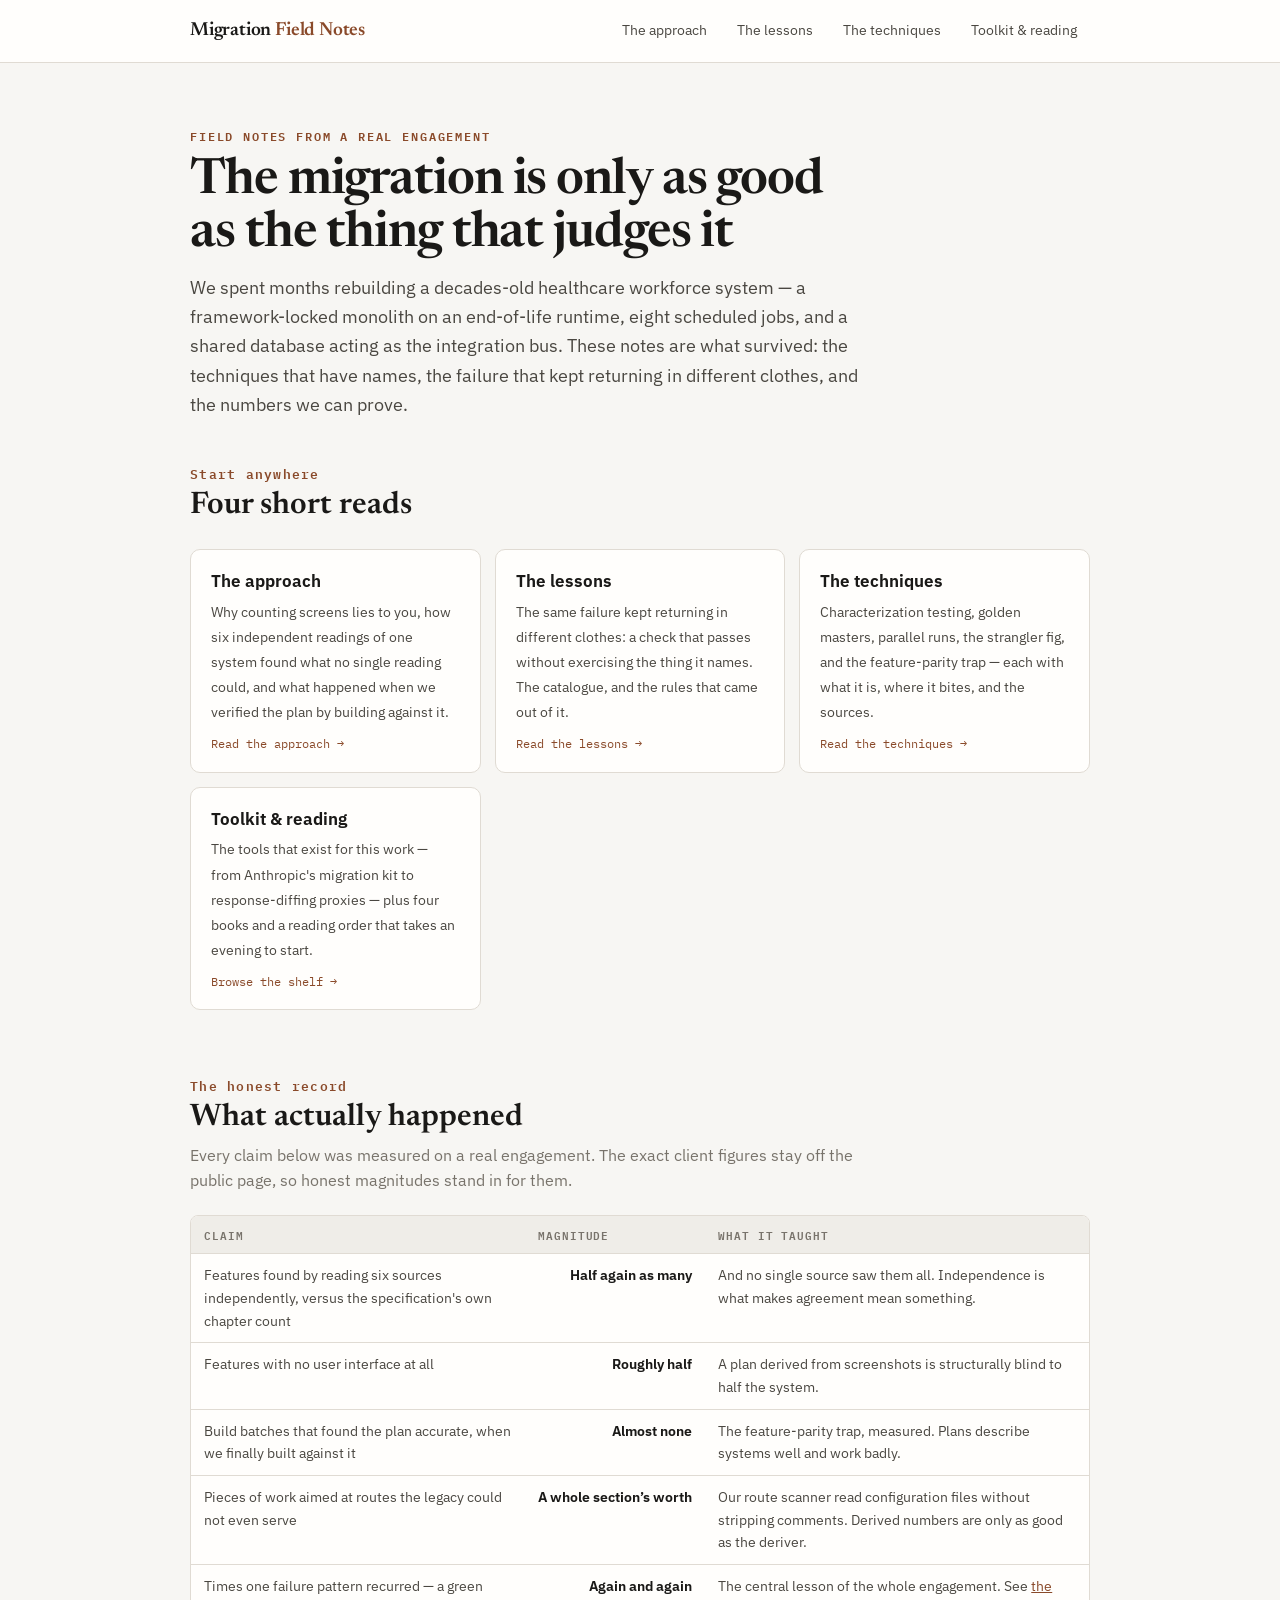
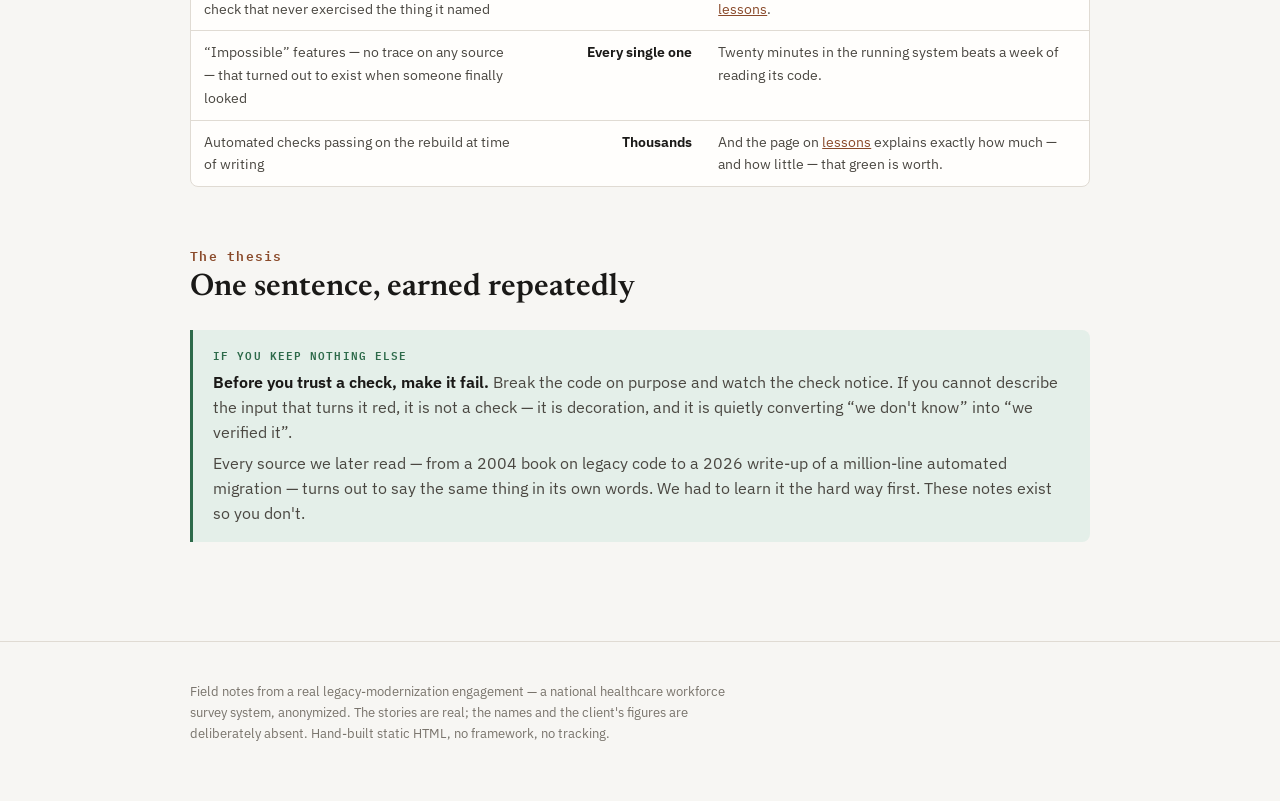
<file: index.html>
<!doctype html>
<html lang="en">
<head>
<meta charset="utf-8">
<meta name="viewport" content="width=device-width,initial-scale=1">
<title>Migration Field Notes</title>
<meta name="description" content="What we learned rebuilding a decades-old healthcare system — the techniques, the failure patterns, and the rule that survived them all.">
<link rel="preconnect" href="https://fonts.googleapis.com">
<link rel="preconnect" href="https://fonts.gstatic.com" crossorigin>
<link rel="stylesheet" href="https://fonts.googleapis.com/css2?family=Newsreader:wght@400;500;600&family=IBM+Plex+Sans:wght@400;500;600;700&family=IBM+Plex+Mono:wght@400;600&display=swap">
<link rel="stylesheet" href="assets/style.css">
</head>
<body>

<header class="site"><div class="wrap">
  <a class="brand" href="index.html">Migration <span>Field Notes</span></a>
  <nav class="site" aria-label="Site">
    <a href="approach.html">The approach</a>
    <a href="lessons.html">The lessons</a>
    <a href="techniques.html">The techniques</a>
    <a href="resources.html">Toolkit &amp; reading</a>
  </nav>
</div></header>

<main>
<div class="hero"><div class="wrap">
  <div class="eyebrow">Field notes from a real engagement</div>
  <h1>The migration is only as good as the thing that judges it</h1>
  <p class="lede">We spent months rebuilding a decades-old healthcare workforce system —
  a framework-locked monolith on an end-of-life runtime, eight scheduled jobs, and a shared
  database acting as the integration bus. These notes are what survived: the techniques that have
  names, the failure that kept returning in different clothes, and the numbers we can prove.</p>
</div></div>

<section><div class="wrap">
  <h2><span class="num">Start anywhere</span>Four short reads</h2>
  <div class="tiles">
    <a class="tile" href="approach.html">
      <b>The approach</b>
      <span>Why counting screens lies to you, how six independent readings of one system found
      what no single reading could, and what happened when we verified the plan by building
      against it.</span>
      <span class="go">Read the approach &#8594;</span>
    </a>
    <a class="tile" href="lessons.html">
      <b>The lessons</b>
      <span>The same failure kept returning in different clothes: a check that passes
      without exercising the thing it names. The catalogue, and the rules that came out of it.</span>
      <span class="go">Read the lessons &#8594;</span>
    </a>
    <a class="tile" href="techniques.html">
      <b>The techniques</b>
      <span>Characterization testing, golden masters, parallel runs, the strangler fig, and the
      feature-parity trap — each with what it is, where it bites, and the sources.</span>
      <span class="go">Read the techniques &#8594;</span>
    </a>
    <a class="tile" href="resources.html">
      <b>Toolkit &amp; reading</b>
      <span>The tools that exist for this work — from Anthropic's migration kit to response-diffing
      proxies — plus four books and a reading order that takes an evening to start.</span>
      <span class="go">Browse the shelf &#8594;</span>
    </a>
  </div>
</div></section>

<section><div class="wrap">
  <h2><span class="num">The honest record</span>What actually happened</h2>
  <p class="sub">Every claim below was measured on a real engagement. The exact client figures stay
  off the public page, so honest magnitudes stand in for them.</p>
  <div class="tw"><table>
    <thead><tr><th>Claim</th><th>Magnitude</th><th>What it taught</th></tr></thead>
    <tbody>
    <tr><td>Features found by reading six sources independently, versus the specification's own
      chapter count</td><td class="n"><strong>Half again as many</strong></td>
      <td>And no single source saw them all. Independence is what makes agreement mean
      something.</td></tr>
    <tr><td>Features with no user interface at all</td><td class="n"><strong>Roughly half</strong></td>
      <td>A plan derived from screenshots is structurally blind to half the system.</td></tr>
    <tr><td>Build batches that found the plan accurate, when we finally built against it</td>
      <td class="n"><strong>Almost none</strong></td>
      <td>The feature-parity trap, measured. Plans describe systems well and work badly.</td></tr>
    <tr><td>Pieces of work aimed at routes the legacy could not even serve</td>
      <td class="n"><strong>A whole section&#8217;s worth</strong></td>
      <td>Our route scanner read configuration files without stripping comments. Derived numbers
      are only as good as the deriver.</td></tr>
    <tr><td>Times one failure pattern recurred — a green check that never exercised the thing it
      named</td><td class="n"><strong>Again and again</strong></td>
      <td>The central lesson of the whole engagement. See <a href="lessons.html">the lessons</a>.</td></tr>
    <tr><td>&#8220;Impossible&#8221; features — no trace on any source — that turned out to exist
      when someone finally looked</td><td class="n"><strong>Every single one</strong></td>
      <td>Twenty minutes in the running system beats a week of reading its code.</td></tr>
    <tr><td>Automated checks passing on the rebuild at time of writing</td>
      <td class="n"><strong>Thousands</strong></td>
      <td>And the page on <a href="lessons.html">lessons</a> explains exactly how much — and how
      little — that green is worth.</td></tr>
    </tbody>
  </table></div>
</div></section>

<section><div class="wrap">
  <h2><span class="num">The thesis</span>One sentence, earned repeatedly</h2>
  <div class="callout ok"><span class="k">If you keep nothing else</span>
  <p><strong>Before you trust a check, make it fail.</strong> Break the code on purpose and watch
  the check notice. If you cannot describe the input that turns it red, it is not a check — it is
  decoration, and it is quietly converting &#8220;we don't know&#8221; into &#8220;we verified
  it&#8221;.</p>
  <p>Every source we later read — from a 2004 book on legacy code to a 2026 write-up of a
  million-line automated migration — turns out to say the same thing in its own words. We had to
  learn it the hard way first. These notes exist so you don't.</p></div>
</div></section>
</main>

<footer class="site"><div class="wrap">
  <p>Field notes from a real legacy-modernization engagement — a national healthcare workforce
  survey system, anonymized. The stories are real; the names and the client's figures are
  deliberately absent. Hand-built
  static HTML, no framework, no tracking.</p>
</div></footer>

</body>
</html>
</file>
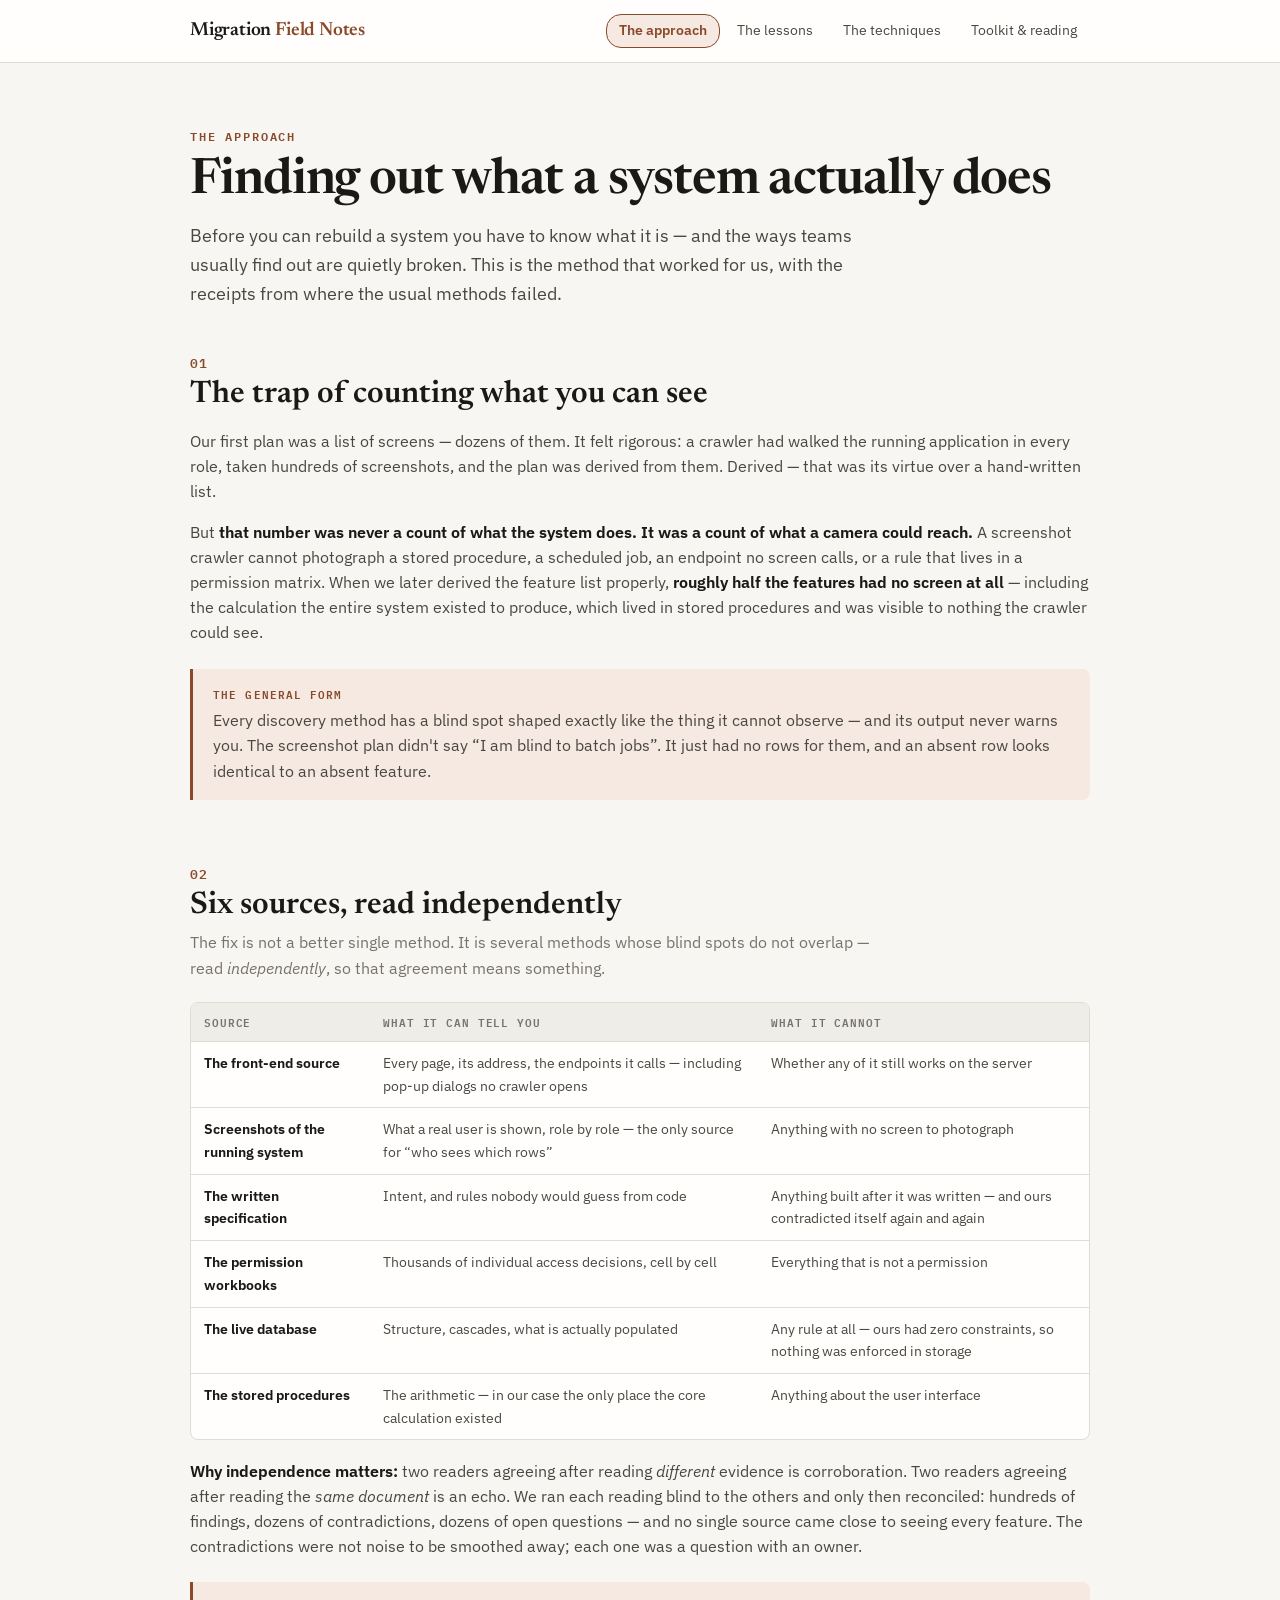
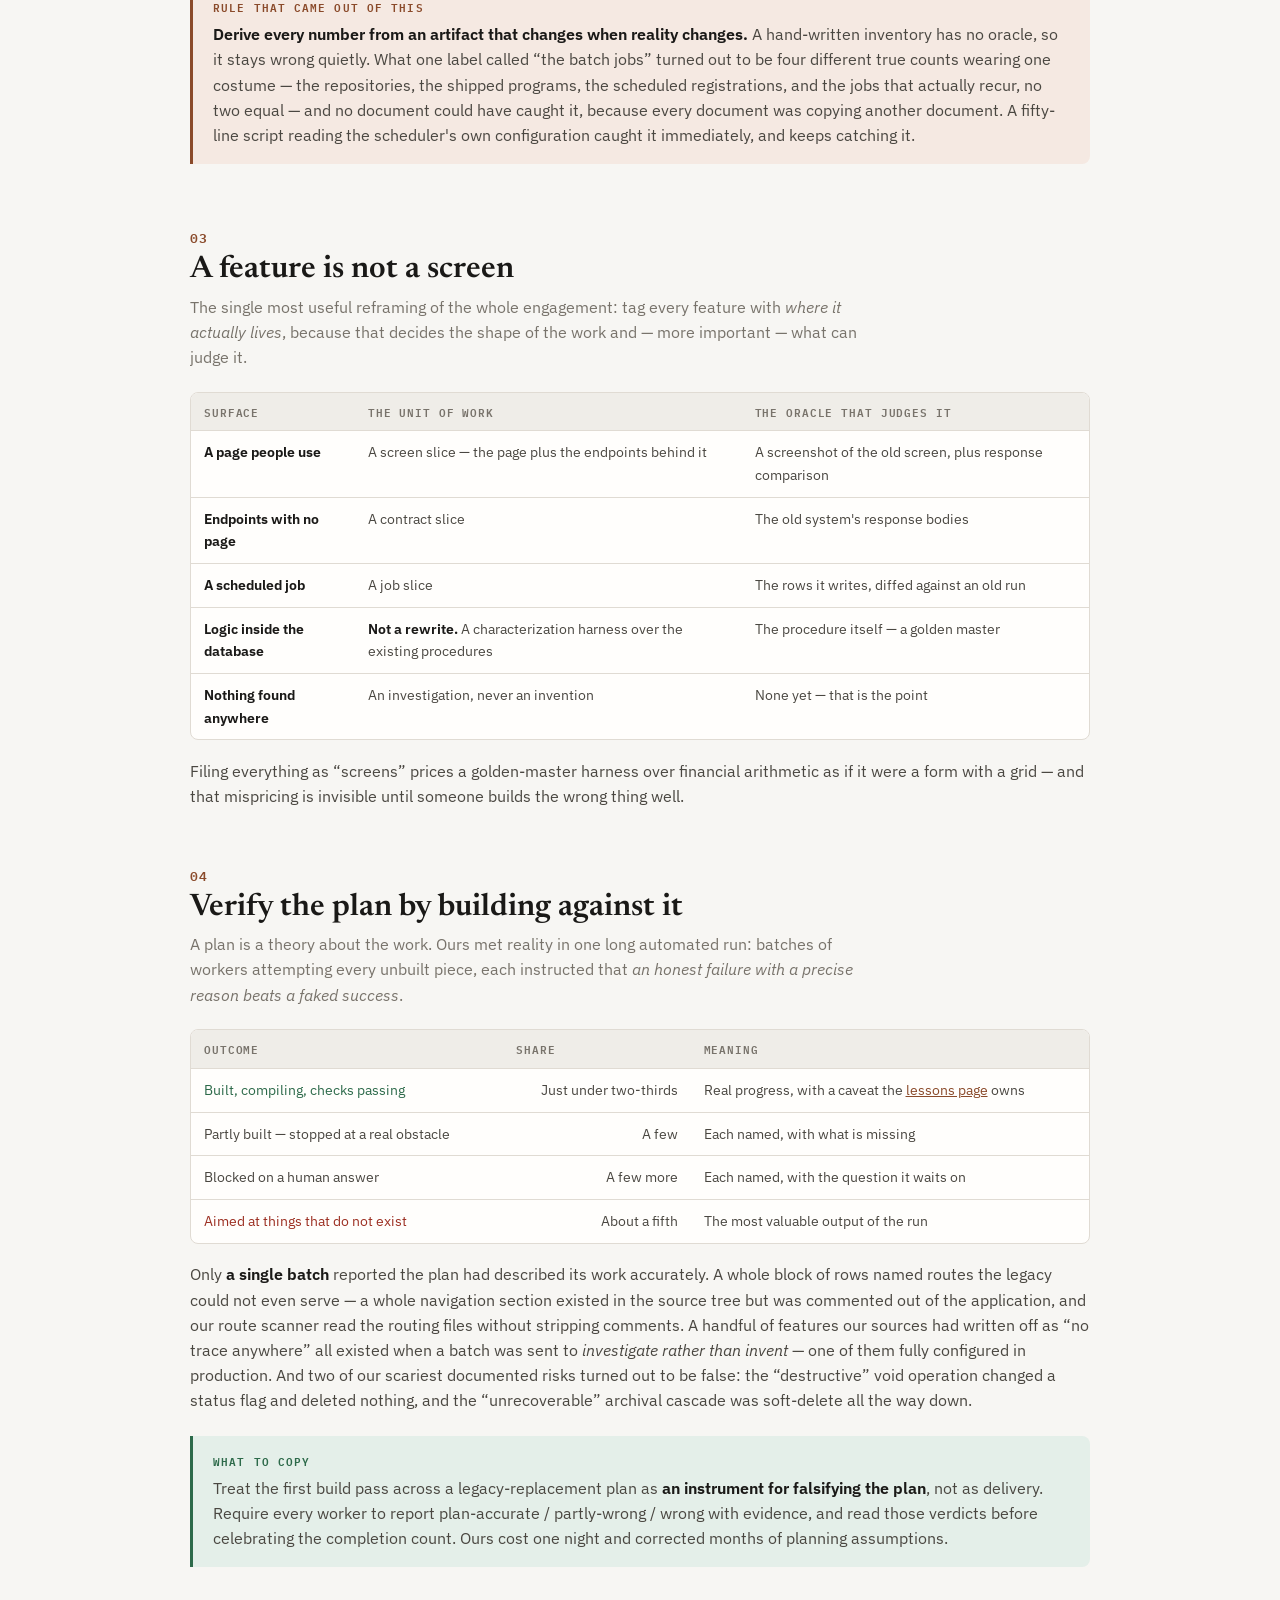
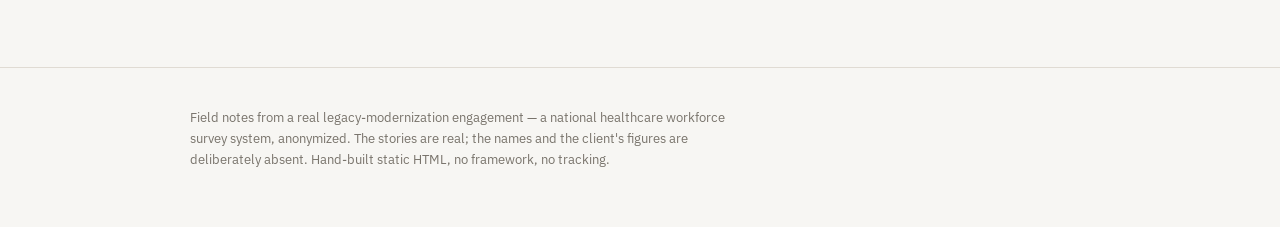
<file: approach.html>
<!doctype html>
<html lang="en">
<head>
<meta charset="utf-8">
<meta name="viewport" content="width=device-width,initial-scale=1">
<title>The Approach — Migration Field Notes</title>
<meta name="description" content="How to find out what a legacy system actually does: six independent sources, features versus screens, and verifying the plan by building against it.">
<link rel="preconnect" href="https://fonts.googleapis.com">
<link rel="preconnect" href="https://fonts.gstatic.com" crossorigin>
<link rel="stylesheet" href="https://fonts.googleapis.com/css2?family=Newsreader:wght@400;500;600&family=IBM+Plex+Sans:wght@400;500;600;700&family=IBM+Plex+Mono:wght@400;600&display=swap">
<link rel="stylesheet" href="assets/style.css">
</head>
<body>

<header class="site"><div class="wrap">
  <a class="brand" href="index.html">Migration <span>Field Notes</span></a>
  <nav class="site" aria-label="Site">
    <a href="approach.html" aria-current="page">The approach</a>
    <a href="lessons.html">The lessons</a>
    <a href="techniques.html">The techniques</a>
    <a href="resources.html">Toolkit &amp; reading</a>
  </nav>
</div></header>

<main>
<div class="hero"><div class="wrap">
  <div class="eyebrow">The approach</div>
  <h1>Finding out what a system actually does</h1>
  <p class="lede">Before you can rebuild a system you have to know what it is — and the ways teams
  usually find out are quietly broken. This is the method that worked for us, with the receipts
  from where the usual methods failed.</p>
</div></div>

<section><div class="wrap">
  <h2><span class="num">01</span>The trap of counting what you can see</h2>
  <p>Our first plan was a list of screens — dozens of them. It felt rigorous: a crawler had walked the running
  application in every role, taken hundreds of screenshots, and the plan was derived from them. Derived —
  that was its virtue over a hand-written list.</p>
  <p>But <strong>that number was never a count of what the system does. It was a count of what a camera
  could reach.</strong> A screenshot crawler cannot photograph a stored procedure, a scheduled
  job, an endpoint no screen calls, or a rule that lives in a permission matrix. When we later
  derived the feature list properly, <strong>roughly half the features had no screen at all</strong> —
  including the calculation the entire system existed to produce, which lived in stored
  procedures and was visible to nothing the crawler could see.</p>
  <div class="callout"><span class="k">The general form</span>
  <p>Every discovery method has a blind spot shaped exactly like the thing it cannot observe —
  and its output never warns you. The screenshot plan didn't say &#8220;I am blind to batch
  jobs&#8221;. It just had no rows for them, and an absent row looks identical to an absent
  feature.</p></div>
</div></section>

<section><div class="wrap">
  <h2><span class="num">02</span>Six sources, read independently</h2>
  <p class="sub">The fix is not a better single method. It is several methods whose blind spots
  do not overlap — read <em>independently</em>, so that agreement means something.</p>

  <div class="tw"><table>
    <thead><tr><th>Source</th><th>What it can tell you</th><th>What it cannot</th></tr></thead>
    <tbody>
    <tr><td><strong>The front-end source</strong></td>
      <td>Every page, its address, the endpoints it calls — including pop-up dialogs no crawler
      opens</td>
      <td>Whether any of it still works on the server</td></tr>
    <tr><td><strong>Screenshots of the running system</strong></td>
      <td>What a real user is shown, role by role — the only source for &#8220;who sees which
      rows&#8221;</td>
      <td>Anything with no screen to photograph</td></tr>
    <tr><td><strong>The written specification</strong></td>
      <td>Intent, and rules nobody would guess from code</td>
      <td>Anything built after it was written — and ours contradicted itself again and again</td></tr>
    <tr><td><strong>The permission workbooks</strong></td>
      <td>Thousands of individual access decisions, cell by cell</td>
      <td>Everything that is not a permission</td></tr>
    <tr><td><strong>The live database</strong></td>
      <td>Structure, cascades, what is actually populated</td>
      <td>Any rule at all — ours had zero constraints, so nothing was enforced in storage</td></tr>
    <tr><td><strong>The stored procedures</strong></td>
      <td>The arithmetic — in our case the only place the core calculation existed</td>
      <td>Anything about the user interface</td></tr>
    </tbody>
  </table></div>

  <p><strong>Why independence matters:</strong> two readers agreeing after reading <em>different</em>
  evidence is corroboration. Two readers agreeing after reading the <em>same document</em> is an
  echo. We ran each reading blind to the others and only then reconciled: hundreds of findings, dozens of
  contradictions, dozens of open questions — and no single source came close to seeing every
  feature.
  The contradictions were not noise to be smoothed away; each one was a question with an owner.</p>

  <div class="callout"><span class="k">Rule that came out of this</span>
  <p><strong>Derive every number from an artifact that changes when reality changes.</strong>
  A hand-written inventory has no oracle, so it stays wrong quietly. What one label called &#8220;the batch
  jobs&#8221; turned out to be four different true counts wearing one costume — the repositories,
  the shipped programs, the scheduled registrations, and the jobs that actually recur, no two
  equal — and no document could have
  caught it, because every document was copying another document. A fifty-line script reading
  the scheduler's own configuration caught it immediately, and keeps catching it.</p></div>
</div></section>

<section><div class="wrap">
  <h2><span class="num">03</span>A feature is not a screen</h2>
  <p class="sub">The single most useful reframing of the whole engagement: tag every feature with
  <em>where it actually lives</em>, because that decides the shape of the work and — more
  important — what can judge it.</p>

  <div class="tw"><table>
    <thead><tr><th>Surface</th><th>The unit of work</th><th>The oracle that judges it</th></tr></thead>
    <tbody>
    <tr><td><strong>A page people use</strong></td><td>A screen slice — the page plus the
      endpoints behind it</td><td>A screenshot of the old screen, plus response comparison</td></tr>
    <tr><td><strong>Endpoints with no page</strong></td><td>A contract slice</td>
      <td>The old system's response bodies</td></tr>
    <tr><td><strong>A scheduled job</strong></td><td>A job slice</td>
      <td>The rows it writes, diffed against an old run</td></tr>
    <tr><td><strong>Logic inside the database</strong></td><td><strong>Not a rewrite.</strong>
      A characterization harness over the existing procedures</td>
      <td>The procedure itself — a golden master</td></tr>
    <tr><td><strong>Nothing found anywhere</strong></td><td>An investigation, never an
      invention</td><td>None yet — that is the point</td></tr>
    </tbody>
  </table></div>

  <p>Filing everything as &#8220;screens&#8221; prices a golden-master harness over financial
  arithmetic as if it were a form with a grid — and that mispricing is invisible until someone
  builds the wrong thing well.</p>
</div></section>

<section><div class="wrap">
  <h2><span class="num">04</span>Verify the plan by building against it</h2>
  <p class="sub">A plan is a theory about the work. Ours met reality in one long automated run:
  batches of workers attempting every unbuilt piece, each instructed that <em>an honest
  failure with a precise reason beats a faked success</em>.</p>

  <div class="tw"><table>
    <thead><tr><th>Outcome</th><th class="n">Share</th><th>Meaning</th></tr></thead>
    <tbody>
    <tr><td class="ok">Built, compiling, checks passing</td><td class="n">Just under two-thirds</td>
      <td>Real progress, with a caveat the <a href="lessons.html">lessons page</a> owns</td></tr>
    <tr><td>Partly built — stopped at a real obstacle</td><td class="n">A few</td>
      <td>Each named, with what is missing</td></tr>
    <tr><td>Blocked on a human answer</td><td class="n">A few more</td>
      <td>Each named, with the question it waits on</td></tr>
    <tr><td class="bad">Aimed at things that do not exist</td><td class="n">About a fifth</td>
      <td>The most valuable output of the run</td></tr>
    </tbody>
  </table></div>

  <p>Only <strong>a single batch</strong> reported the plan had described its work
  accurately. A whole block of rows named routes the legacy could not even serve — a whole navigation
  section existed in the source tree but was commented out of the application, and our route
  scanner read the routing files without stripping comments. A handful of features our sources had
  written off as &#8220;no trace anywhere&#8221; all existed when a batch was sent to
  <em>investigate rather than invent</em> — one of them fully configured in production. And two
  of our scariest documented risks turned out to be false: the &#8220;destructive&#8221; void
  operation changed a status flag and deleted nothing, and the &#8220;unrecoverable&#8221;
  archival cascade was soft-delete all the way down.</p>

  <div class="callout ok"><span class="k">What to copy</span>
  <p>Treat the first build pass across a legacy-replacement plan as <strong>an instrument for
  falsifying the plan</strong>, not as delivery. Require every worker to report
  plan-accurate / partly-wrong / wrong with evidence, and read those verdicts before celebrating
  the completion count. Ours cost one night and corrected months of planning assumptions.</p></div>
</div></section>
</main>

<footer class="site"><div class="wrap">
  <p>Field notes from a real legacy-modernization engagement — a national healthcare workforce
  survey system, anonymized. The stories are real; the names and the client's figures are
  deliberately absent. Hand-built
  static HTML, no framework, no tracking.</p>
</div></footer>

</body>
</html>
</file>
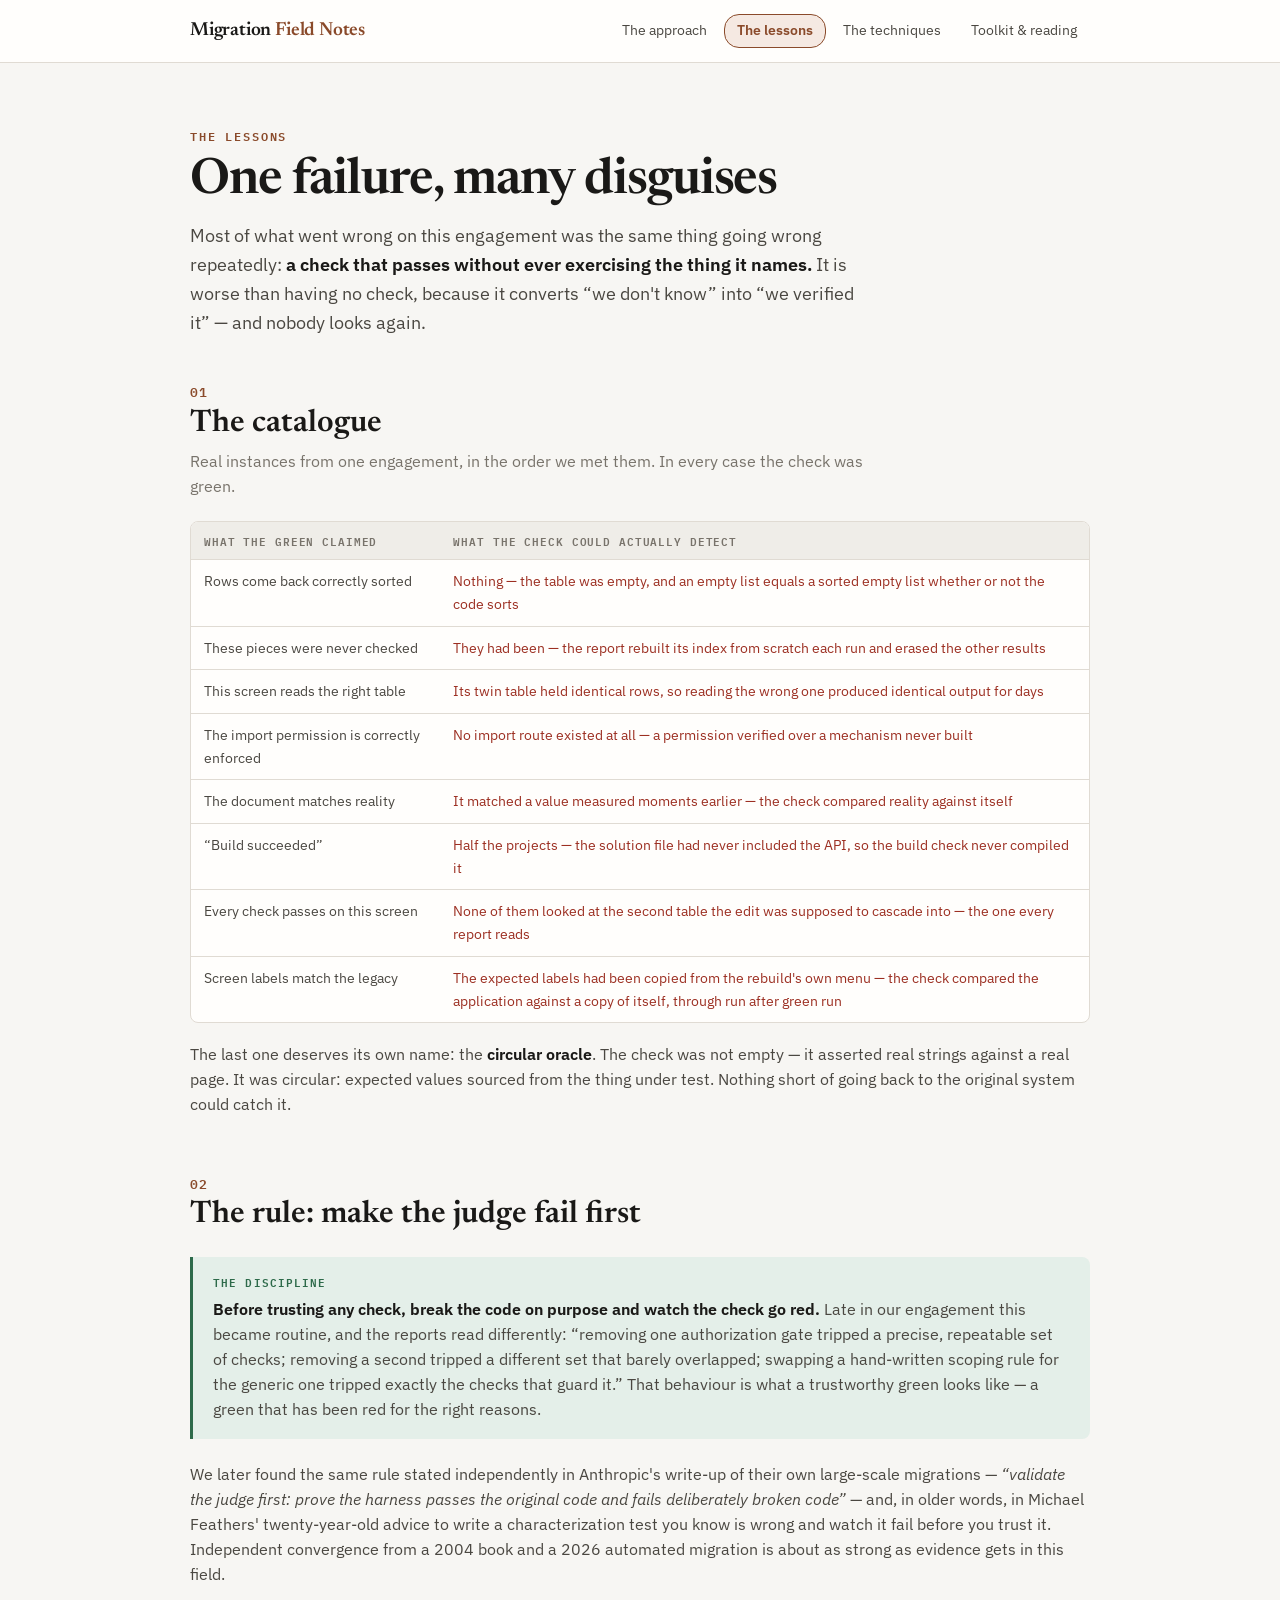
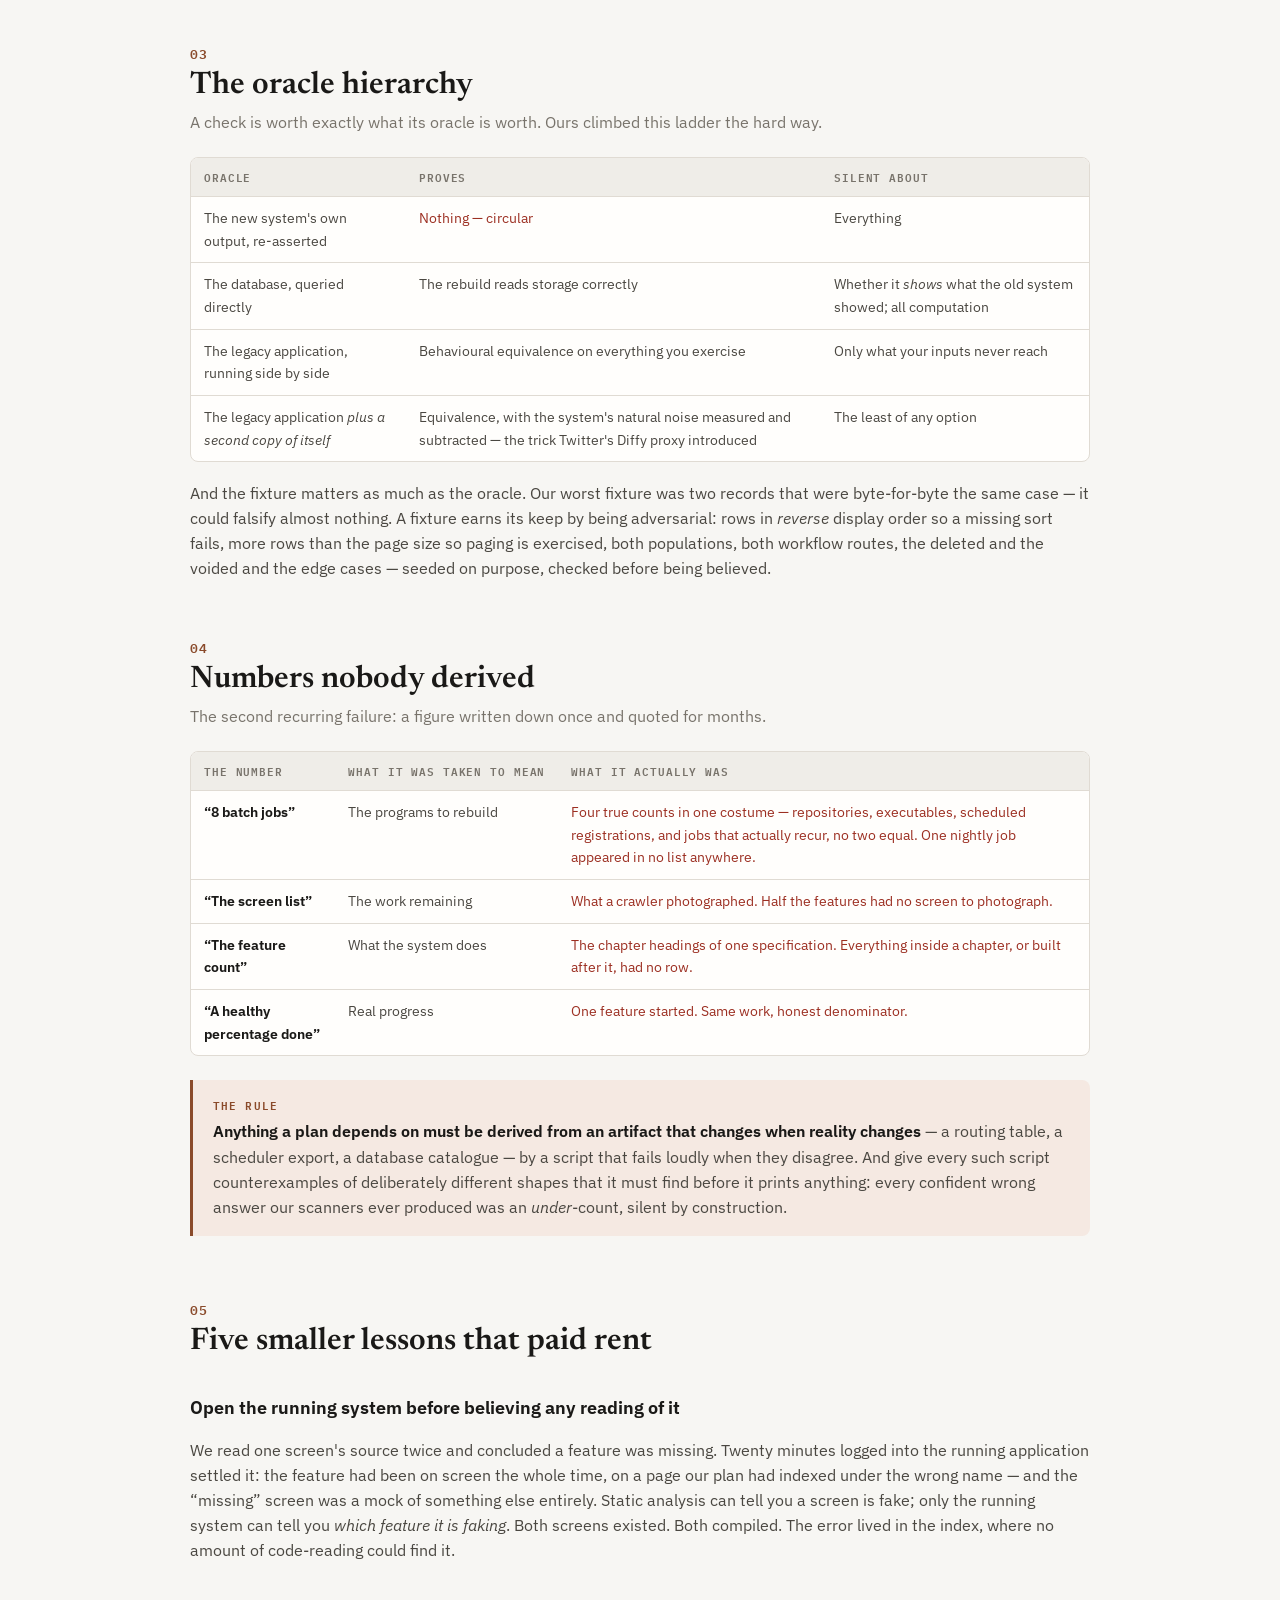
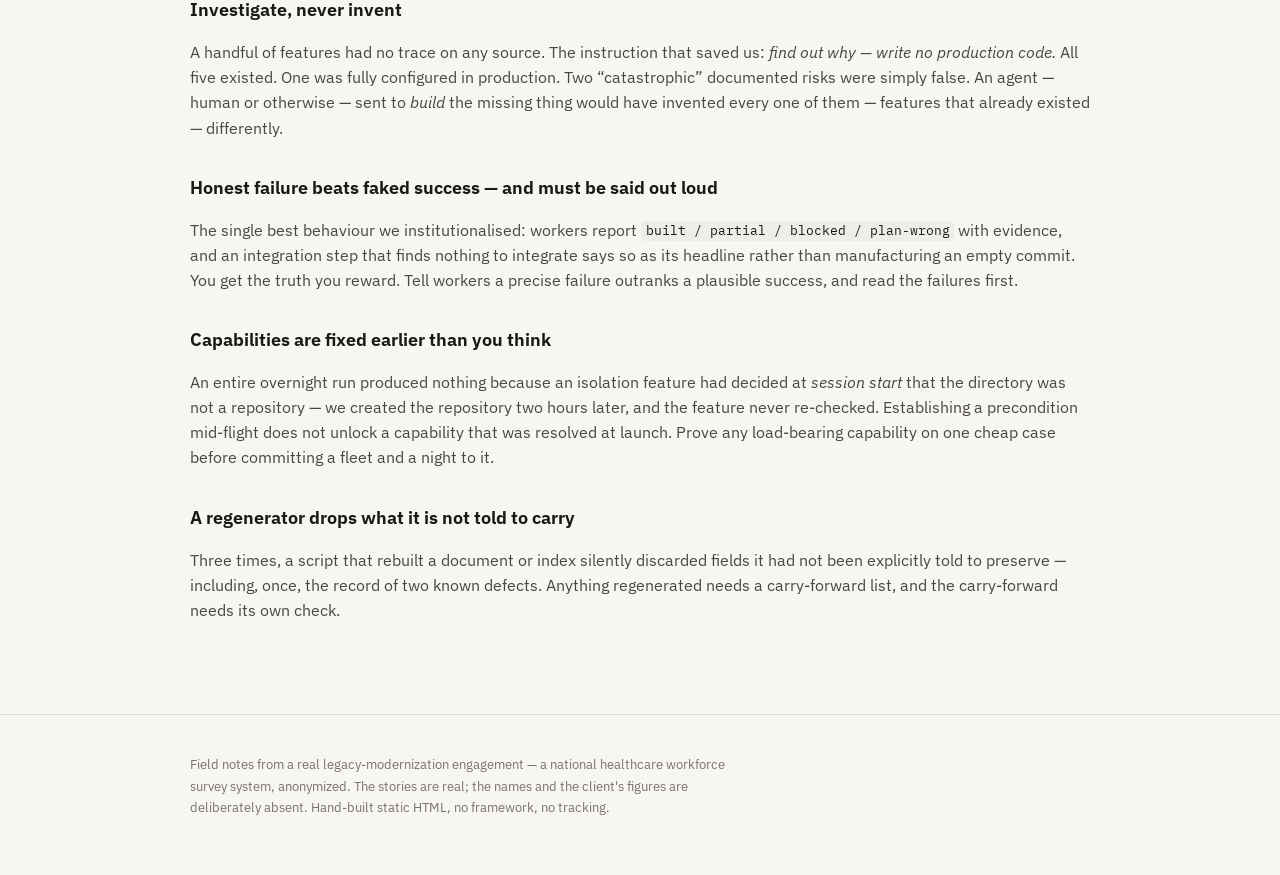
<file: lessons.html>
<!doctype html>
<html lang="en">
<head>
<meta charset="utf-8">
<meta name="viewport" content="width=device-width,initial-scale=1">
<title>The Lessons — Migration Field Notes</title>
<meta name="description" content="One failure in eight disguises: the check that passes without exercising the thing it names — and the working rules that came out of it.">
<link rel="preconnect" href="https://fonts.googleapis.com">
<link rel="preconnect" href="https://fonts.gstatic.com" crossorigin>
<link rel="stylesheet" href="https://fonts.googleapis.com/css2?family=Newsreader:wght@400;500;600&family=IBM+Plex+Sans:wght@400;500;600;700&family=IBM+Plex+Mono:wght@400;600&display=swap">
<link rel="stylesheet" href="assets/style.css">
</head>
<body>

<header class="site"><div class="wrap">
  <a class="brand" href="index.html">Migration <span>Field Notes</span></a>
  <nav class="site" aria-label="Site">
    <a href="approach.html">The approach</a>
    <a href="lessons.html" aria-current="page">The lessons</a>
    <a href="techniques.html">The techniques</a>
    <a href="resources.html">Toolkit &amp; reading</a>
  </nav>
</div></header>

<main>
<div class="hero"><div class="wrap">
  <div class="eyebrow">The lessons</div>
  <h1>One failure, many disguises</h1>
  <p class="lede">Most of what went wrong on this engagement was the same thing going wrong
  repeatedly: <strong>a check that passes without ever exercising the thing it names.</strong>
  It is worse than having no check, because it converts &#8220;we don't know&#8221; into
  &#8220;we verified it&#8221; — and nobody looks again.</p>
</div></div>

<section><div class="wrap">
  <h2><span class="num">01</span>The catalogue</h2>
  <p class="sub">Real instances from one engagement, in the order we met them. In every case the
  check was green.</p>

  <div class="tw"><table>
    <thead><tr><th>What the green claimed</th><th>What the check could actually detect</th></tr></thead>
    <tbody>
    <tr><td>Rows come back correctly sorted</td>
      <td class="bad">Nothing — the table was empty, and an empty list equals a sorted empty
      list whether or not the code sorts</td></tr>
    <tr><td>These pieces were never checked</td>
      <td class="bad">They had been — the report rebuilt its index from scratch each run and
      erased the other results</td></tr>
    <tr><td>This screen reads the right table</td>
      <td class="bad">Its twin table held identical rows, so reading the wrong one produced
      identical output for days</td></tr>
    <tr><td>The import permission is correctly enforced</td>
      <td class="bad">No import route existed at all — a permission verified over a mechanism
      never built</td></tr>
    <tr><td>The document matches reality</td>
      <td class="bad">It matched a value measured moments earlier — the check compared reality
      against itself</td></tr>
    <tr><td>&#8220;Build succeeded&#8221;</td>
      <td class="bad">Half the projects — the solution file had never included the API,
      so the build check never compiled it</td></tr>
    <tr><td>Every check passes on this screen</td>
      <td class="bad">None of them looked at the second table the edit was supposed to cascade
      into — the one every report reads</td></tr>
    <tr><td>Screen labels match the legacy</td>
      <td class="bad">The expected labels had been copied from the rebuild's own menu — the
      check compared the application against a copy of itself, through run after green run</td></tr>
    </tbody>
  </table></div>

  <p>The last one deserves its own name: the <strong>circular oracle</strong>. The check was not
  empty — it asserted real strings against a real page. It was circular: expected values sourced
  from the thing under test. Nothing short of going back to the original system could catch it.</p>
</div></section>

<section><div class="wrap">
  <h2><span class="num">02</span>The rule: make the judge fail first</h2>
  <div class="callout ok"><span class="k">The discipline</span>
  <p><strong>Before trusting any check, break the code on purpose and watch the check go
  red.</strong> Late in our engagement this became routine, and the reports read differently:
  &#8220;removing one authorization gate tripped a precise, repeatable set of checks; removing a
  second tripped a different set that barely overlapped; swapping a hand-written scoping rule for
  the generic one tripped exactly the checks that guard it.&#8221; That behaviour is what a
  trustworthy green looks like — a green that has
  been red for the right reasons.</p></div>
  <p>We later found the same rule stated independently in Anthropic's write-up of their own
  large-scale migrations — <em>&#8220;validate the judge first: prove the harness passes the
  original code and fails deliberately broken code&#8221;</em> — and, in older words, in Michael
  Feathers' twenty-year-old advice to write a characterization test you know is wrong and watch
  it fail before you trust it. Independent convergence from a 2004 book and a 2026 automated
  migration is about as strong as evidence gets in this field.</p>
</div></section>

<section><div class="wrap">
  <h2><span class="num">03</span>The oracle hierarchy</h2>
  <p class="sub">A check is worth exactly what its oracle is worth. Ours climbed this ladder the
  hard way.</p>
  <div class="tw"><table>
    <thead><tr><th>Oracle</th><th>Proves</th><th>Silent about</th></tr></thead>
    <tbody>
    <tr><td>The new system's own output, re-asserted</td>
      <td class="bad">Nothing — circular</td><td>Everything</td></tr>
    <tr><td>The database, queried directly</td>
      <td>The rebuild reads storage correctly</td>
      <td>Whether it <em>shows</em> what the old system showed; all computation</td></tr>
    <tr><td>The legacy application, running side by side</td>
      <td>Behavioural equivalence on everything you exercise</td>
      <td>Only what your inputs never reach</td></tr>
    <tr><td>The legacy application <em>plus a second copy of itself</em></td>
      <td>Equivalence, with the system's natural noise measured and subtracted — the trick
      Twitter's Diffy proxy introduced</td>
      <td>The least of any option</td></tr>
    </tbody>
  </table></div>
  <p>And the fixture matters as much as the oracle. Our worst fixture was two records that were
  byte-for-byte the same case — it could falsify almost nothing. A fixture earns its keep by
  being adversarial: rows in <em>reverse</em> display order so a missing sort fails, more rows
  than the page size so paging is exercised, both populations, both workflow routes, the deleted
  and the voided and the edge cases — seeded on purpose, checked before being believed.</p>
</div></section>

<section><div class="wrap">
  <h2><span class="num">04</span>Numbers nobody derived</h2>
  <p class="sub">The second recurring failure: a figure written down once and quoted for months.</p>
  <div class="tw"><table>
    <thead><tr><th>The number</th><th>What it was taken to mean</th><th>What it actually was</th></tr></thead>
    <tbody>
    <tr><td><strong>&#8220;8 batch jobs&#8221;</strong></td><td>The programs to rebuild</td>
      <td class="bad">Four true counts in one costume — repositories, executables, scheduled
      registrations, and jobs that actually recur, no two equal. One nightly job appeared in no
      list anywhere.</td></tr>
    <tr><td><strong>&#8220;The screen list&#8221;</strong></td><td>The work remaining</td>
      <td class="bad">What a crawler photographed. Half the features had no screen to
      photograph.</td></tr>
    <tr><td><strong>&#8220;The feature count&#8221;</strong></td><td>What the system does</td>
      <td class="bad">The chapter headings of one specification. Everything inside a chapter, or
      built after it, had no row.</td></tr>
    <tr><td><strong>&#8220;A healthy percentage done&#8221;</strong></td><td>Real progress</td>
      <td class="bad">One feature started. Same work, honest denominator.</td></tr>
    </tbody>
  </table></div>
  <div class="callout"><span class="k">The rule</span>
  <p><strong>Anything a plan depends on must be derived from an artifact that changes when
  reality changes</strong> — a routing table, a scheduler export, a database catalogue — by a
  script that fails loudly when they disagree. And give every such script counterexamples of
  deliberately different shapes that it must find before it prints anything: every confident
  wrong answer our scanners ever produced was an <em>under</em>-count, silent by construction.</p></div>
</div></section>

<section><div class="wrap">
  <h2><span class="num">05</span>Five smaller lessons that paid rent</h2>

  <h3>Open the running system before believing any reading of it</h3>
  <p>We read one screen's source twice and concluded a feature was missing. Twenty minutes logged
  into the running application settled it: the feature had been on screen the whole time, on a
  page our plan had indexed under the wrong name — and the &#8220;missing&#8221; screen was a
  mock of something else entirely. Static analysis can tell you a screen is fake; only the
  running system can tell you <em>which feature it is faking</em>. Both screens existed. Both
  compiled. The error lived in the index, where no amount of code-reading could find it.</p>

  <h3>Investigate, never invent</h3>
  <p>A handful of features had no trace on any source. The instruction that saved us: <em>find out why —
  write no production code.</em> All five existed. One was fully configured in production. Two
  &#8220;catastrophic&#8221; documented risks were simply false. An agent — human or otherwise —
  sent to <em>build</em> the missing thing would have invented every one of them — features that already
  existed — differently.</p>

  <h3>Honest failure beats faked success — and must be said out loud</h3>
  <p>The single best behaviour we institutionalised: workers report
  <code>built / partial / blocked / plan-wrong</code> with evidence, and an integration step that
  finds nothing to integrate says so as its headline rather than manufacturing an empty commit.
  You get the truth you reward. Tell workers a precise failure outranks a plausible success, and
  read the failures first.</p>

  <h3>Capabilities are fixed earlier than you think</h3>
  <p>An entire overnight run produced nothing because an isolation feature had decided at
  <em>session start</em> that the directory was not a repository — we created the repository two
  hours later, and the feature never re-checked. Establishing a precondition mid-flight does not
  unlock a capability that was resolved at launch. Prove any load-bearing capability on one cheap
  case before committing a fleet and a night to it.</p>

  <h3>A regenerator drops what it is not told to carry</h3>
  <p>Three times, a script that rebuilt a document or index silently discarded fields it had not
  been explicitly told to preserve — including, once, the record of two known defects. Anything
  regenerated needs a carry-forward list, and the carry-forward needs its own check.</p>
</div></section>
</main>

<footer class="site"><div class="wrap">
  <p>Field notes from a real legacy-modernization engagement — a national healthcare workforce
  survey system, anonymized. The stories are real; the names and the client's figures are
  deliberately absent. Hand-built
  static HTML, no framework, no tracking.</p>
</div></footer>

</body>
</html>
</file>
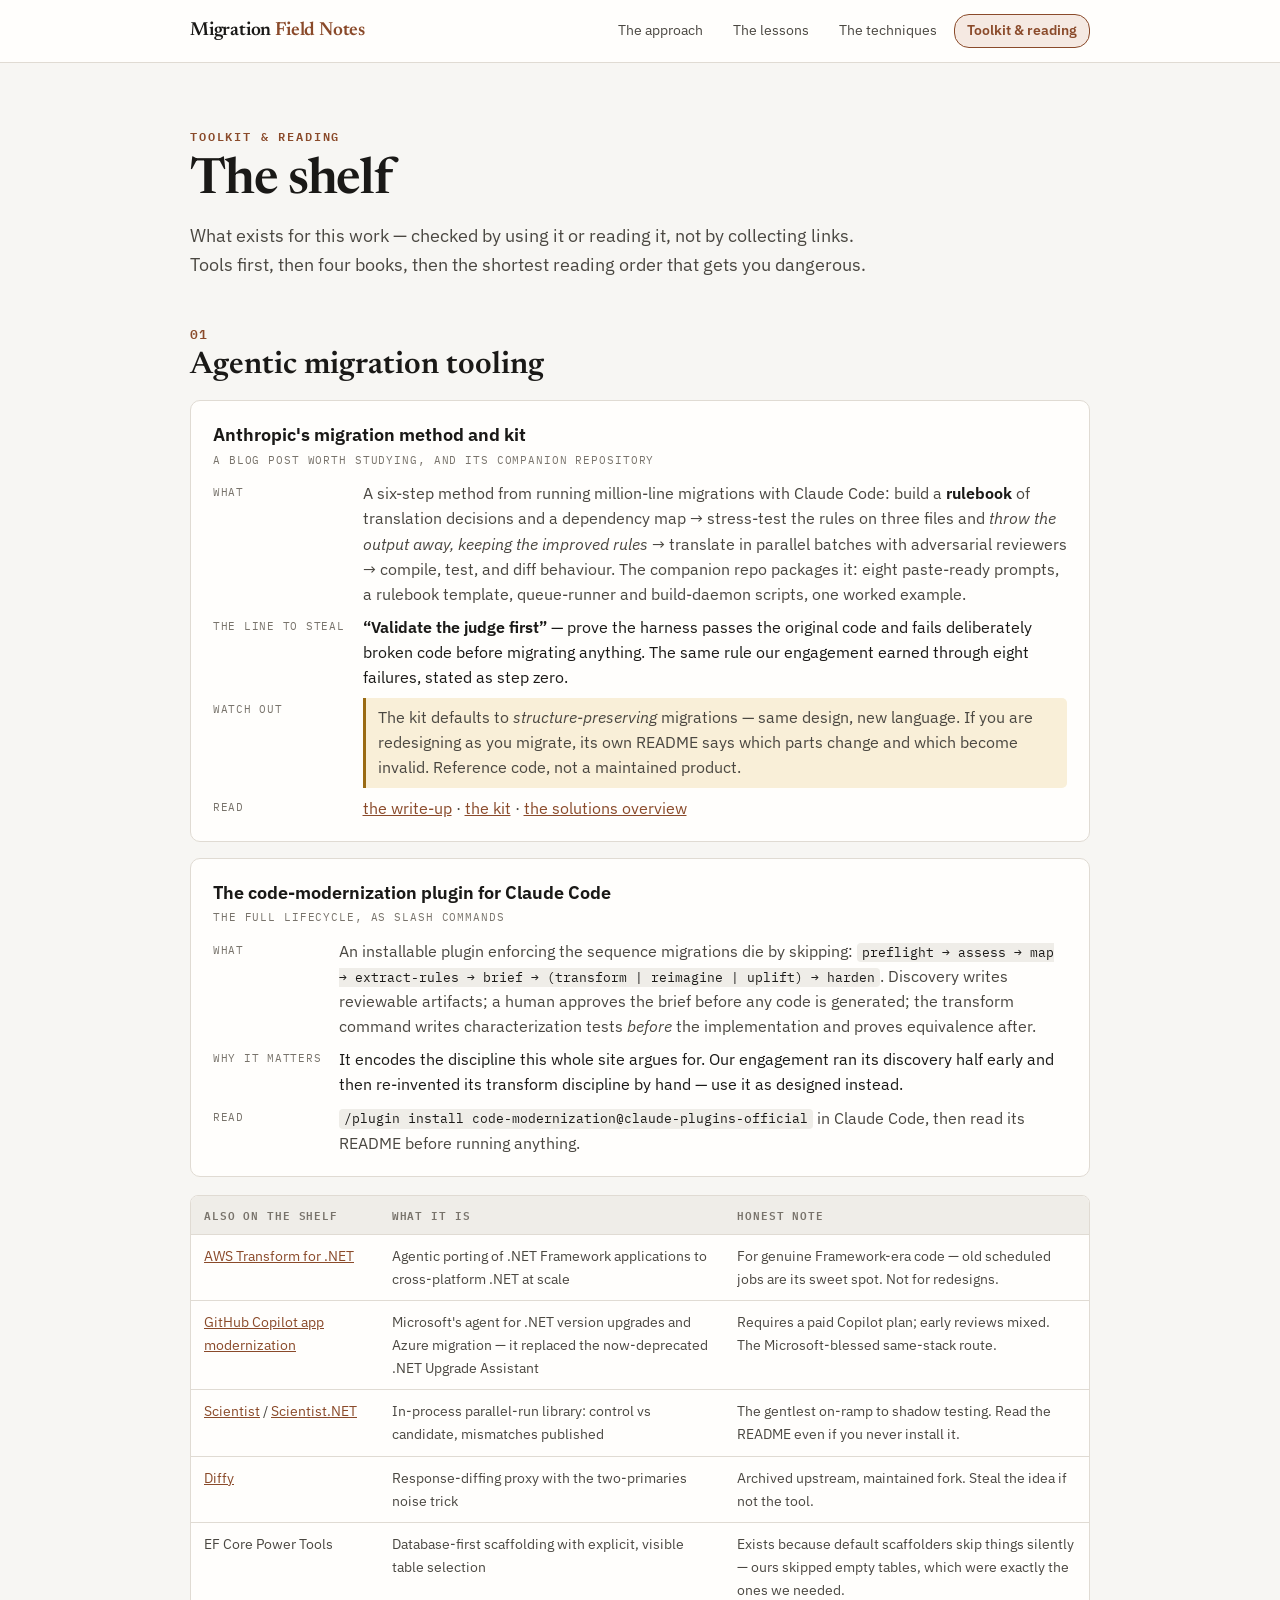
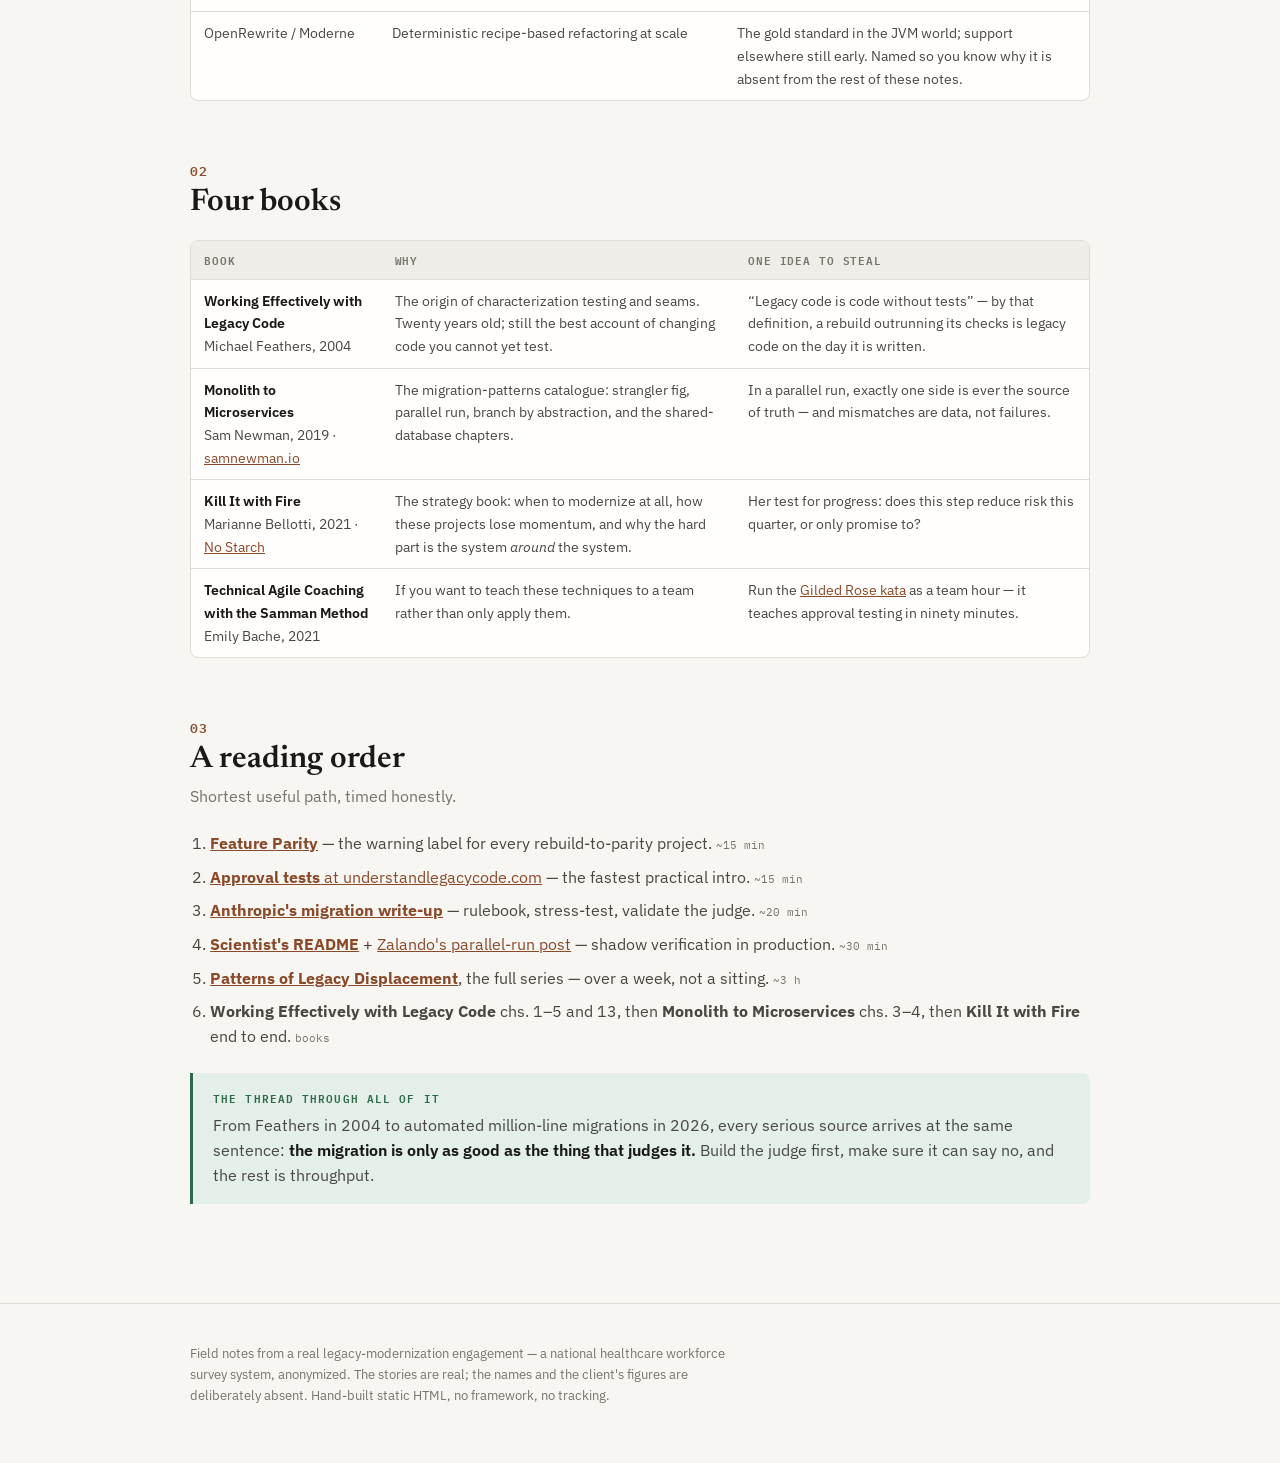
<file: resources.html>
<!doctype html>
<html lang="en">
<head>
<meta charset="utf-8">
<meta name="viewport" content="width=device-width,initial-scale=1">
<title>Toolkit &amp; Reading — Migration Field Notes</title>
<meta name="description" content="The tools that exist for migration work — Anthropic's migration kit, agentic modernization services, diffing proxies — plus four books and a reading order.">
<link rel="preconnect" href="https://fonts.googleapis.com">
<link rel="preconnect" href="https://fonts.gstatic.com" crossorigin>
<link rel="stylesheet" href="https://fonts.googleapis.com/css2?family=Newsreader:wght@400;500;600&family=IBM+Plex+Sans:wght@400;500;600;700&family=IBM+Plex+Mono:wght@400;600&display=swap">
<link rel="stylesheet" href="assets/style.css">
</head>
<body>

<header class="site"><div class="wrap">
  <a class="brand" href="index.html">Migration <span>Field Notes</span></a>
  <nav class="site" aria-label="Site">
    <a href="approach.html">The approach</a>
    <a href="lessons.html">The lessons</a>
    <a href="techniques.html">The techniques</a>
    <a href="resources.html" aria-current="page">Toolkit &amp; reading</a>
  </nav>
</div></header>

<main>
<div class="hero"><div class="wrap">
  <div class="eyebrow">Toolkit &amp; reading</div>
  <h1>The shelf</h1>
  <p class="lede">What exists for this work — checked by using it or reading it, not by
  collecting links. Tools first, then four books, then the shortest reading order that gets you
  dangerous.</p>
</div></div>

<section><div class="wrap">
  <h2><span class="num">01</span>Agentic migration tooling</h2>

  <div class="card">
    <h4>Anthropic's migration method and kit</h4>
    <div class="aka">A blog post worth studying, and its companion repository</div>
    <dl>
      <dt>What</dt><dd>A six-step method from running million-line migrations with Claude Code:
      build a <strong>rulebook</strong> of translation decisions and a dependency map &#8594;
      stress-test the rules on three files and <em>throw the output away, keeping the improved
      rules</em> &#8594; translate in parallel batches with adversarial reviewers &#8594;
      compile, test, and diff behaviour. The companion repo packages it: eight paste-ready
      prompts, a rulebook template, queue-runner and build-daemon scripts, one worked
      example.</dd>
      <dt>The line to steal</dt><dd class="fit"><strong>&#8220;Validate the judge first&#8221;</strong>
      — prove the harness passes the original code and fails deliberately broken code before
      migrating anything. The same rule our engagement earned through eight failures, stated as
      step zero.</dd>
      <dt>Watch out</dt><dd class="trap">The kit defaults to <em>structure-preserving</em>
      migrations — same design, new language. If you are redesigning as you migrate, its own
      README says which parts change and which become invalid. Reference code, not a maintained
      product.</dd>
      <dt>Read</dt><dd><a href="https://claude.com/blog/ai-code-migration" rel="noopener">the write-up</a> &#183;
      <a href="https://github.com/anthropics/code-migration-kit-with-claude-code" rel="noopener">the kit</a> &#183;
      <a href="https://claude.com/solutions/code-modernization" rel="noopener">the solutions overview</a></dd>
    </dl>
  </div>

  <div class="card">
    <h4>The code-modernization plugin for Claude Code</h4>
    <div class="aka">The full lifecycle, as slash commands</div>
    <dl>
      <dt>What</dt><dd>An installable plugin enforcing the sequence migrations die by skipping:
      <code>preflight &#8594; assess &#8594; map &#8594; extract-rules &#8594; brief &#8594;
      (transform | reimagine | uplift) &#8594; harden</code>. Discovery writes reviewable
      artifacts; a human approves the brief before any code is generated; the transform command
      writes characterization tests <em>before</em> the implementation and proves equivalence
      after.</dd>
      <dt>Why it matters</dt><dd class="fit">It encodes the discipline this whole site argues
      for. Our engagement ran its discovery half early and then re-invented its transform
      discipline by hand — use it as designed instead.</dd>
      <dt>Read</dt><dd><code>/plugin install code-modernization@claude-plugins-official</code>
      in Claude Code, then read its README before running anything.</dd>
    </dl>
  </div>

  <div class="tw"><table>
    <thead><tr><th>Also on the shelf</th><th>What it is</th><th>Honest note</th></tr></thead>
    <tbody>
    <tr><td><a href="https://aws.amazon.com/transform/windows/net/" rel="noopener">AWS Transform for .NET</a></td>
      <td>Agentic porting of .NET Framework applications to cross-platform .NET at scale</td>
      <td>For genuine Framework-era code — old scheduled jobs are its sweet spot. Not for
      redesigns.</td></tr>
    <tr><td><a href="https://learn.microsoft.com/en-us/dotnet/azure/migration/appmod/overview" rel="noopener">GitHub Copilot app modernization</a></td>
      <td>Microsoft's agent for .NET version upgrades and Azure migration — it replaced the
      now-deprecated .NET Upgrade Assistant</td>
      <td>Requires a paid Copilot plan; early reviews mixed. The Microsoft-blessed same-stack
      route.</td></tr>
    <tr><td><a href="https://github.com/github/scientist" rel="noopener">Scientist</a> /
      <a href="https://github.com/scientistproject/Scientist.net" rel="noopener">Scientist.NET</a></td>
      <td>In-process parallel-run library: control vs candidate, mismatches published</td>
      <td>The gentlest on-ramp to shadow testing. Read the README even if you never install
      it.</td></tr>
    <tr><td><a href="https://github.com/opendiffy/diffy" rel="noopener">Diffy</a></td>
      <td>Response-diffing proxy with the two-primaries noise trick</td>
      <td>Archived upstream, maintained fork. Steal the idea if not the tool.</td></tr>
    <tr><td>EF Core Power Tools</td>
      <td>Database-first scaffolding with explicit, visible table selection</td>
      <td>Exists because default scaffolders skip things silently — ours skipped empty tables,
      which were exactly the ones we needed.</td></tr>
    <tr><td>OpenRewrite / Moderne</td>
      <td>Deterministic recipe-based refactoring at scale</td>
      <td>The gold standard in the JVM world; support elsewhere still early. Named so you know
      why it is absent from the rest of these notes.</td></tr>
    </tbody>
  </table></div>
</div></section>

<section><div class="wrap">
  <h2><span class="num">02</span>Four books</h2>
  <div class="tw"><table>
    <thead><tr><th>Book</th><th>Why</th><th>One idea to steal</th></tr></thead>
    <tbody>
    <tr><td><strong>Working Effectively with Legacy Code</strong><br>Michael Feathers, 2004</td>
      <td>The origin of characterization testing and seams. Twenty years old; still the best
      account of changing code you cannot yet test.</td>
      <td>&#8220;Legacy code is code without tests&#8221; — by that definition, a rebuild
      outrunning its checks is legacy code on the day it is written.</td></tr>
    <tr><td><strong>Monolith to Microservices</strong><br>Sam Newman, 2019 &#183;
      <a href="https://samnewman.io/books/monolith-to-microservices/" rel="noopener">samnewman.io</a></td>
      <td>The migration-patterns catalogue: strangler fig, parallel run, branch by abstraction,
      and the shared-database chapters.</td>
      <td>In a parallel run, exactly one side is ever the source of truth — and mismatches are
      data, not failures.</td></tr>
    <tr><td><strong>Kill It with Fire</strong><br>Marianne Bellotti, 2021 &#183;
      <a href="https://nostarch.com/kill-it-fire" rel="noopener">No Starch</a></td>
      <td>The strategy book: when to modernize at all, how these projects lose momentum, and why
      the hard part is the system <em>around</em> the system.</td>
      <td>Her test for progress: does this step reduce risk this quarter, or only promise
      to?</td></tr>
    <tr><td><strong>Technical Agile Coaching with the Samman Method</strong><br>Emily Bache, 2021</td>
      <td>If you want to teach these techniques to a team rather than only apply them.</td>
      <td>Run the <a href="https://github.com/emilybache/GildedRose-Refactoring-Kata" rel="noopener">Gilded
      Rose kata</a> as a team hour — it teaches approval testing in ninety minutes.</td></tr>
    </tbody>
  </table></div>
</div></section>

<section><div class="wrap">
  <h2><span class="num">03</span>A reading order</h2>
  <p class="sub">Shortest useful path, timed honestly.</p>
  <ol class="order">
    <li><a href="https://www.martinfowler.com/articles/patterns-legacy-displacement/feature-parity.html" rel="noopener"><b>Feature Parity</b></a> — the warning label for every rebuild-to-parity project. <span class="t">~15 min</span></li>
    <li><a href="https://understandlegacycode.com/approval-tests/" rel="noopener"><b>Approval tests</b> at understandlegacycode.com</a> — the fastest practical intro. <span class="t">~15 min</span></li>
    <li><a href="https://claude.com/blog/ai-code-migration" rel="noopener"><b>Anthropic's migration write-up</b></a> — rulebook, stress-test, validate the judge. <span class="t">~20 min</span></li>
    <li><a href="https://github.com/github/scientist" rel="noopener"><b>Scientist's README</b></a> +
      <a href="https://engineering.zalando.com/posts/2021/11/parallel-run.html" rel="noopener">Zalando's parallel-run post</a> — shadow verification in production. <span class="t">~30 min</span></li>
    <li><a href="https://martinfowler.com/articles/patterns-legacy-displacement/" rel="noopener"><b>Patterns of Legacy Displacement</b></a>, the full series — over a week, not a sitting. <span class="t">~3 h</span></li>
    <li><b>Working Effectively with Legacy Code</b> chs. 1&#8211;5 and 13, then
      <b>Monolith to Microservices</b> chs. 3&#8211;4, then <b>Kill It with Fire</b> end to end.
      <span class="t">books</span></li>
  </ol>
  <div class="callout ok"><span class="k">The thread through all of it</span>
  <p>From Feathers in 2004 to automated million-line migrations in 2026, every serious source
  arrives at the same sentence: <strong>the migration is only as good as the thing that judges
  it.</strong> Build the judge first, make sure it can say no, and the rest is throughput.</p></div>
</div></section>
</main>

<footer class="site"><div class="wrap">
  <p>Field notes from a real legacy-modernization engagement — a national healthcare workforce
  survey system, anonymized. The stories are real; the names and the client's figures are
  deliberately absent. Hand-built
  static HTML, no framework, no tracking.</p>
</div></footer>

</body>
</html>
</file>
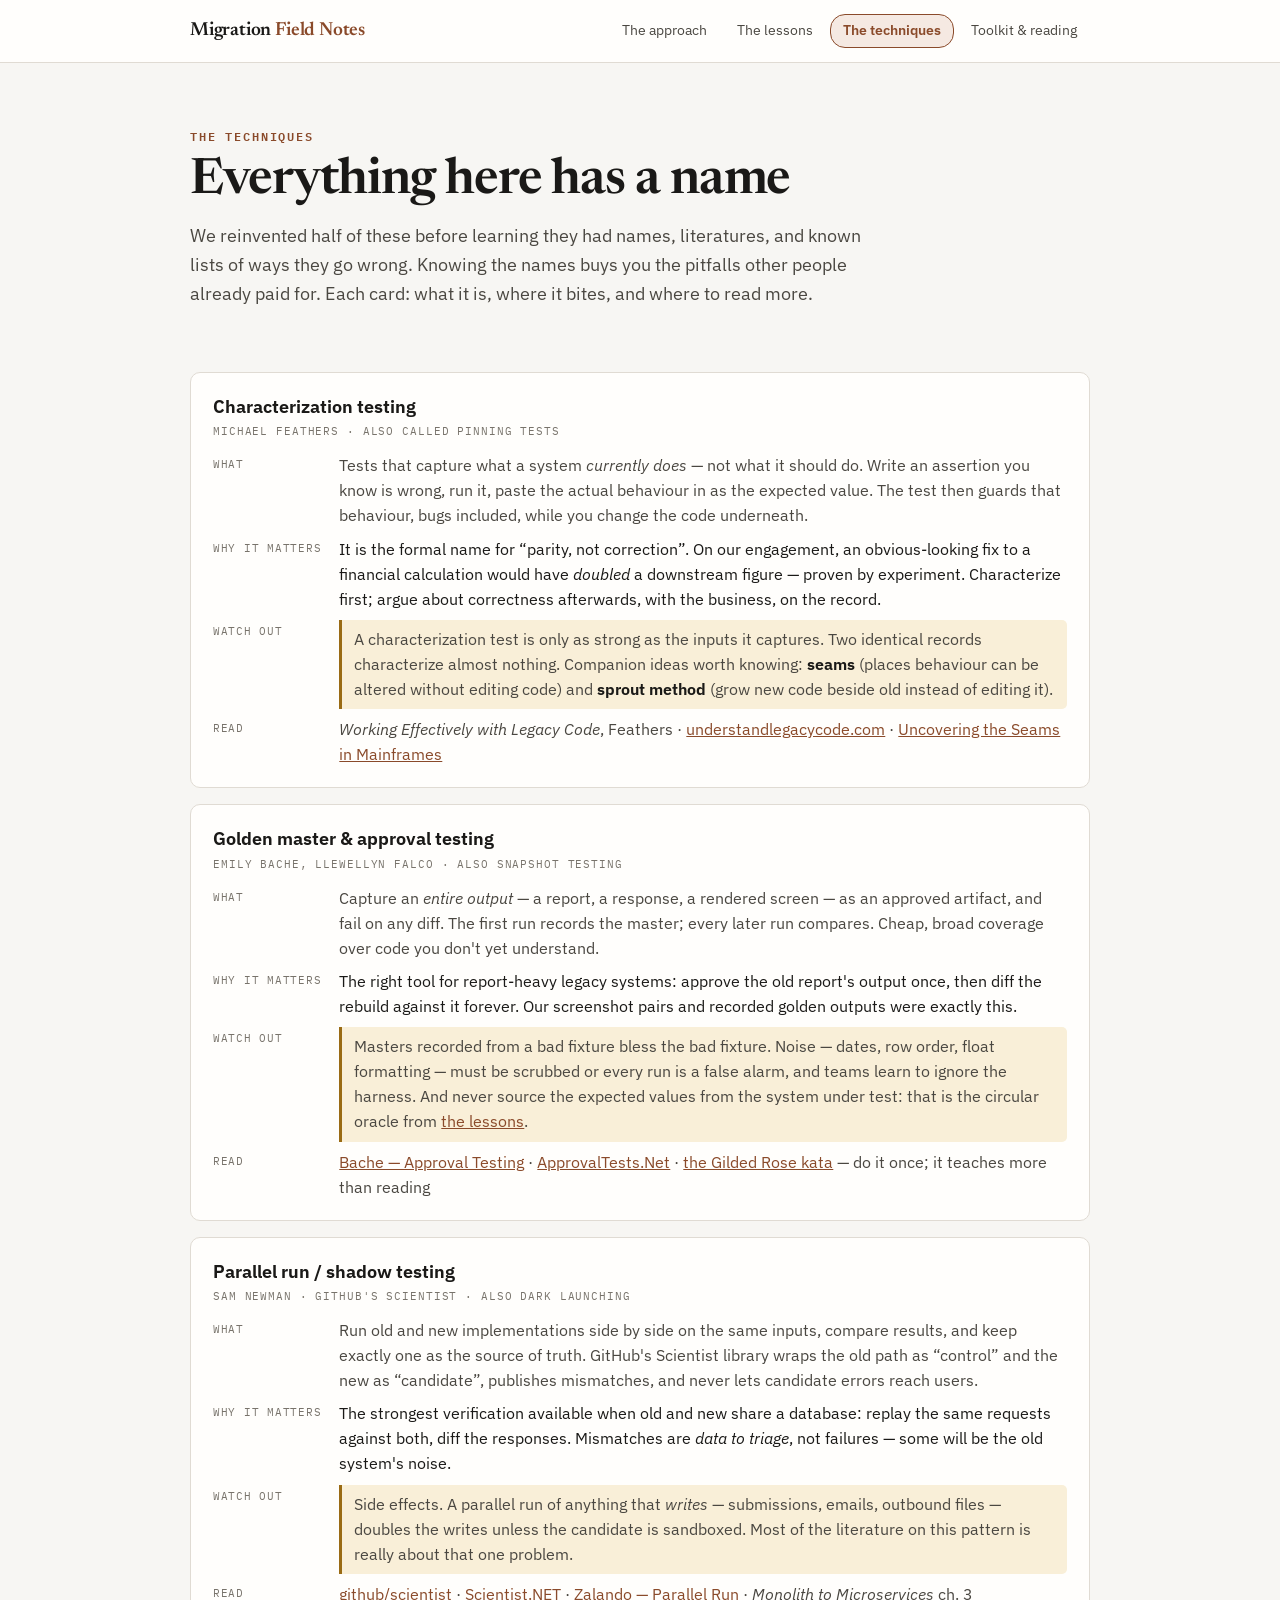
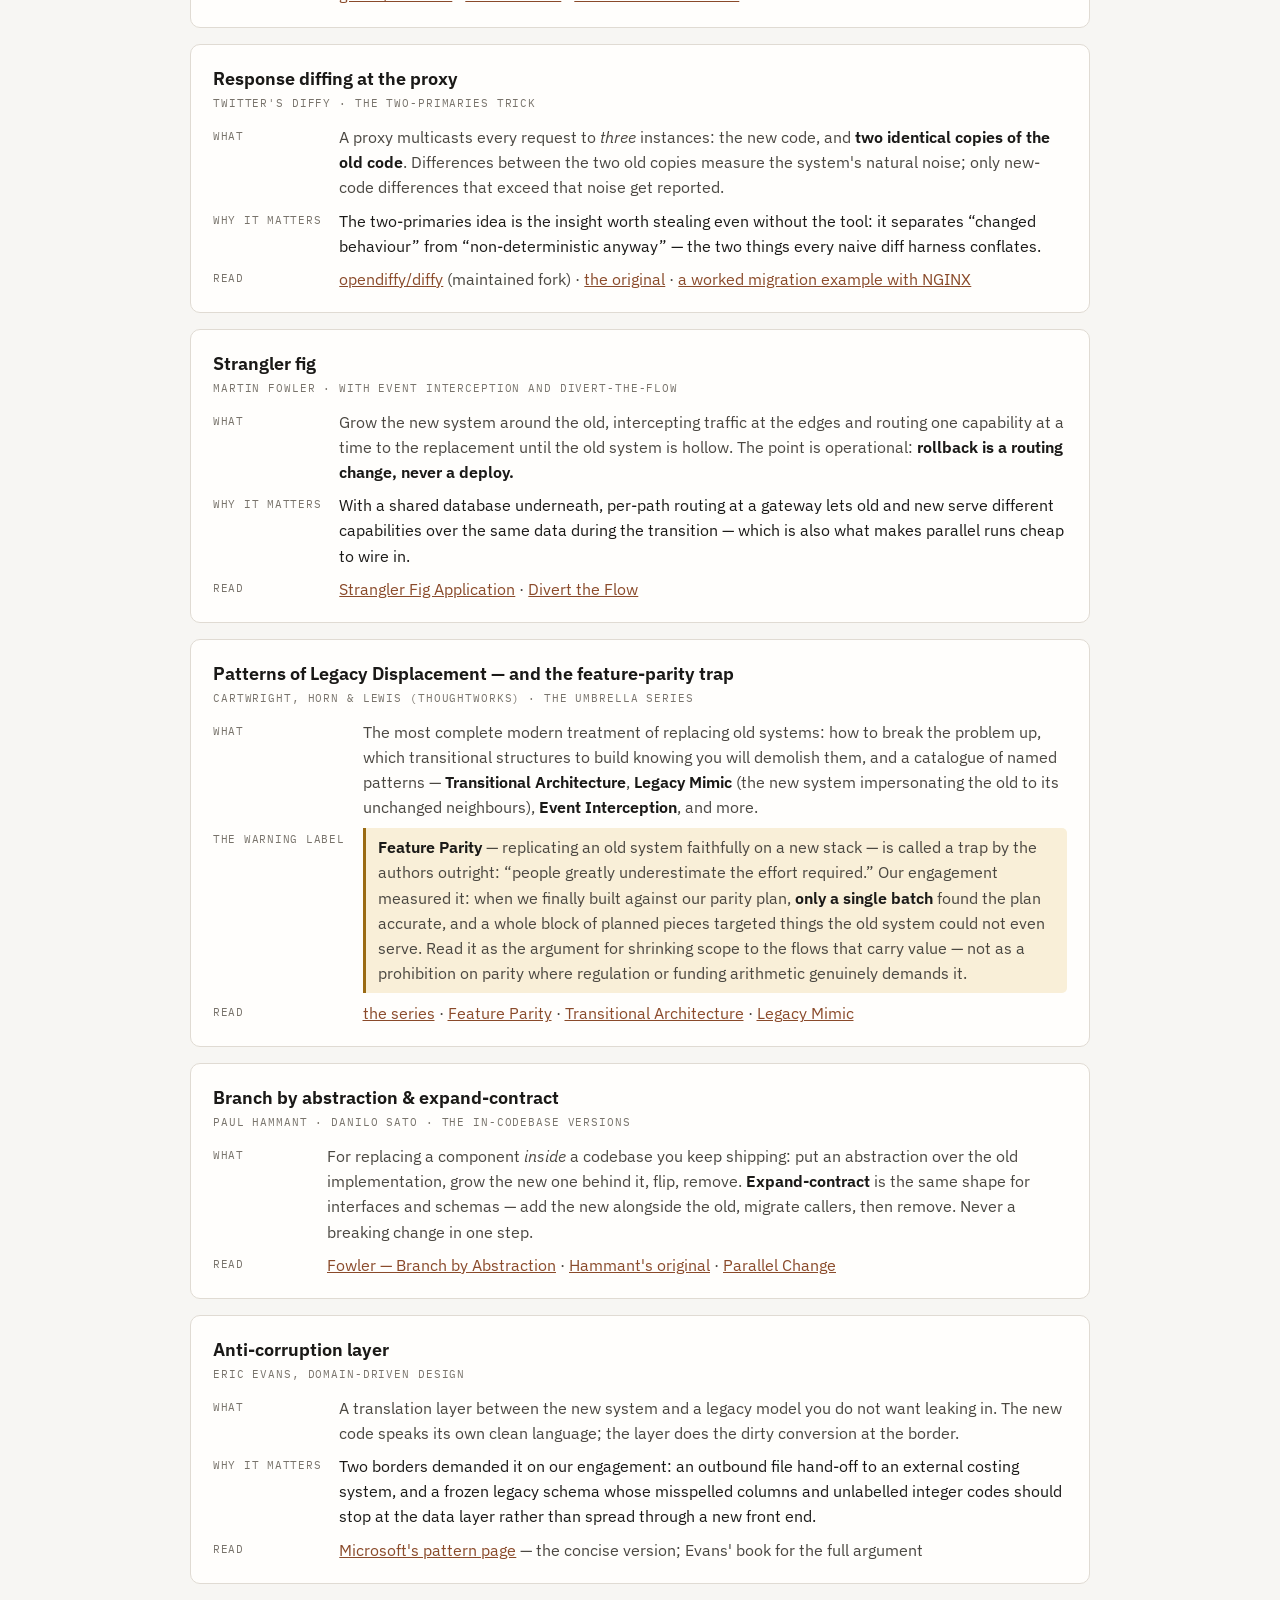
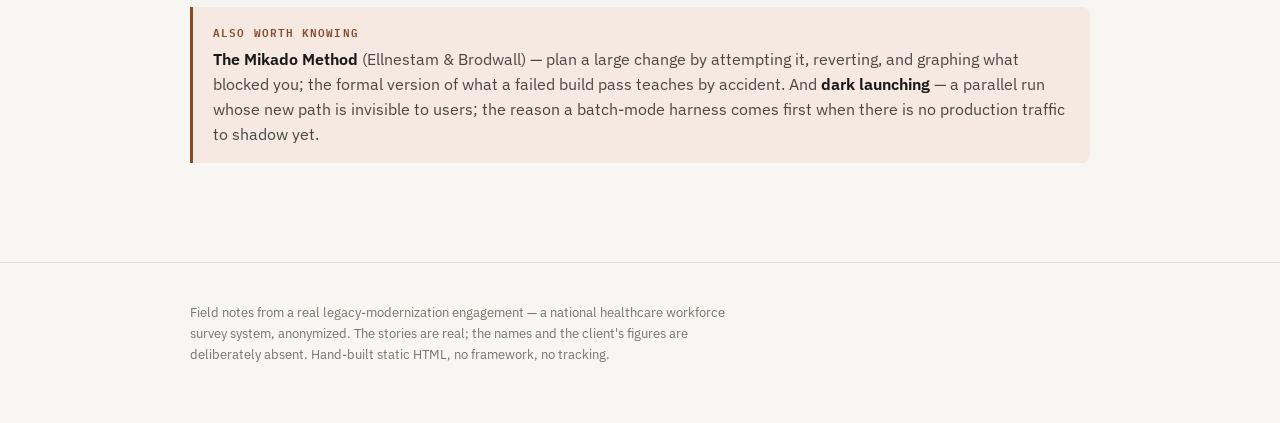
<file: techniques.html>
<!doctype html>
<html lang="en">
<head>
<meta charset="utf-8">
<meta name="viewport" content="width=device-width,initial-scale=1">
<title>The Techniques — Migration Field Notes</title>
<meta name="description" content="Characterization testing, golden masters, parallel runs, response diffing, the strangler fig and the feature-parity trap — what each is, where it bites, and the sources.">
<link rel="preconnect" href="https://fonts.googleapis.com">
<link rel="preconnect" href="https://fonts.gstatic.com" crossorigin>
<link rel="stylesheet" href="https://fonts.googleapis.com/css2?family=Newsreader:wght@400;500;600&family=IBM+Plex+Sans:wght@400;500;600;700&family=IBM+Plex+Mono:wght@400;600&display=swap">
<link rel="stylesheet" href="assets/style.css">
</head>
<body>

<header class="site"><div class="wrap">
  <a class="brand" href="index.html">Migration <span>Field Notes</span></a>
  <nav class="site" aria-label="Site">
    <a href="approach.html">The approach</a>
    <a href="lessons.html">The lessons</a>
    <a href="techniques.html" aria-current="page">The techniques</a>
    <a href="resources.html">Toolkit &amp; reading</a>
  </nav>
</div></header>

<main>
<div class="hero"><div class="wrap">
  <div class="eyebrow">The techniques</div>
  <h1>Everything here has a name</h1>
  <p class="lede">We reinvented half of these before learning they had names, literatures, and
  known lists of ways they go wrong. Knowing the names buys you the pitfalls other people already
  paid for. Each card: what it is, where it bites, and where to read more.</p>
</div></div>

<section><div class="wrap">

  <div class="card">
    <h4>Characterization testing</h4>
    <div class="aka">Michael Feathers &#183; also called pinning tests</div>
    <dl>
      <dt>What</dt><dd>Tests that capture what a system <em>currently does</em> — not what it
      should do. Write an assertion you know is wrong, run it, paste the actual behaviour in as
      the expected value. The test then guards that behaviour, bugs included, while you change
      the code underneath.</dd>
      <dt>Why it matters</dt><dd class="fit">It is the formal name for &#8220;parity, not
      correction&#8221;. On our engagement, an obvious-looking fix to a financial calculation
      would have <em>doubled</em> a downstream figure — proven by experiment. Characterize first;
      argue about correctness afterwards, with the business, on the record.</dd>
      <dt>Watch out</dt><dd class="trap">A characterization test is only as strong as the inputs
      it captures. Two identical records characterize almost nothing. Companion ideas worth
      knowing: <strong>seams</strong> (places behaviour can be altered without editing code) and
      <strong>sprout method</strong> (grow new code beside old instead of editing it).</dd>
      <dt>Read</dt><dd><em>Working Effectively with Legacy Code</em>, Feathers &#183;
      <a href="https://understandlegacycode.com/approval-tests/" rel="noopener">understandlegacycode.com</a> &#183;
      <a href="https://martinfowler.com/articles/uncovering-mainframe-seams.html" rel="noopener">Uncovering the Seams in Mainframes</a></dd>
    </dl>
  </div>

  <div class="card">
    <h4>Golden master &amp; approval testing</h4>
    <div class="aka">Emily Bache, Llewellyn Falco &#183; also snapshot testing</div>
    <dl>
      <dt>What</dt><dd>Capture an <em>entire output</em> — a report, a response, a rendered
      screen — as an approved artifact, and fail on any diff. The first run records the master;
      every later run compares. Cheap, broad coverage over code you don't yet understand.</dd>
      <dt>Why it matters</dt><dd class="fit">The right tool for report-heavy legacy systems:
      approve the old report's output once, then diff the rebuild against it forever. Our
      screenshot pairs and recorded golden outputs were exactly this.</dd>
      <dt>Watch out</dt><dd class="trap">Masters recorded from a bad fixture bless the bad
      fixture. Noise — dates, row order, float formatting — must be scrubbed or every run is a
      false alarm, and teams learn to ignore the harness. And never source the expected values
      from the system under test: that is the circular oracle from
      <a href="lessons.html">the lessons</a>.</dd>
      <dt>Read</dt><dd><a href="https://coding-is-like-cooking.info/2013/09/approval-testing/" rel="noopener">Bache — Approval Testing</a> &#183;
      <a href="https://github.com/approvals/ApprovalTests.Net" rel="noopener">ApprovalTests.Net</a> &#183;
      <a href="https://github.com/emilybache/GildedRose-Refactoring-Kata" rel="noopener">the Gilded Rose kata</a> — do it once; it teaches more than reading</dd>
    </dl>
  </div>

  <div class="card">
    <h4>Parallel run / shadow testing</h4>
    <div class="aka">Sam Newman &#183; GitHub's Scientist &#183; also dark launching</div>
    <dl>
      <dt>What</dt><dd>Run old and new implementations side by side on the same inputs, compare
      results, and keep exactly one as the source of truth. GitHub's Scientist library wraps the
      old path as &#8220;control&#8221; and the new as &#8220;candidate&#8221;, publishes
      mismatches, and never lets candidate errors reach users.</dd>
      <dt>Why it matters</dt><dd class="fit">The strongest verification available when old and
      new share a database: replay the same requests against both, diff the responses.
      Mismatches are <em>data to triage</em>, not failures — some will be the old system's
      noise.</dd>
      <dt>Watch out</dt><dd class="trap">Side effects. A parallel run of anything that
      <em>writes</em> — submissions, emails, outbound files — doubles the writes unless the
      candidate is sandboxed. Most of the literature on this pattern is really about that one
      problem.</dd>
      <dt>Read</dt><dd><a href="https://github.com/github/scientist" rel="noopener">github/scientist</a> &#183;
      <a href="https://github.com/scientistproject/Scientist.net" rel="noopener">Scientist.NET</a> &#183;
      <a href="https://engineering.zalando.com/posts/2021/11/parallel-run.html" rel="noopener">Zalando — Parallel Run</a> &#183;
      <em>Monolith to Microservices</em> ch. 3</dd>
    </dl>
  </div>

  <div class="card">
    <h4>Response diffing at the proxy</h4>
    <div class="aka">Twitter's Diffy &#183; the two-primaries trick</div>
    <dl>
      <dt>What</dt><dd>A proxy multicasts every request to <em>three</em> instances: the new
      code, and <strong>two identical copies of the old code</strong>. Differences between the
      two old copies measure the system's natural noise; only new-code differences that exceed
      that noise get reported.</dd>
      <dt>Why it matters</dt><dd class="fit">The two-primaries idea is the insight worth stealing
      even without the tool: it separates &#8220;changed behaviour&#8221; from
      &#8220;non-deterministic anyway&#8221; — the two things every naive diff harness
      conflates.</dd>
      <dt>Read</dt><dd><a href="https://github.com/opendiffy/diffy" rel="noopener">opendiffy/diffy</a> (maintained fork) &#183;
      <a href="https://github.com/twitter-archive/diffy" rel="noopener">the original</a> &#183;
      <a href="https://www.gabrielpereira.dev/en/posts/migrating-apis-using-diffy-and-nginx/" rel="noopener">a worked migration example with NGINX</a></dd>
    </dl>
  </div>

  <div class="card">
    <h4>Strangler fig</h4>
    <div class="aka">Martin Fowler &#183; with event interception and divert-the-flow</div>
    <dl>
      <dt>What</dt><dd>Grow the new system around the old, intercepting traffic at the edges and
      routing one capability at a time to the replacement until the old system is hollow. The
      point is operational: <strong>rollback is a routing change, never a deploy.</strong></dd>
      <dt>Why it matters</dt><dd class="fit">With a shared database underneath, per-path routing
      at a gateway lets old and new serve different capabilities over the same data during the
      transition — which is also what makes parallel runs cheap to wire in.</dd>
      <dt>Read</dt><dd><a href="https://martinfowler.com/bliki/StranglerFigApplication.html" rel="noopener">Strangler Fig Application</a> &#183;
      <a href="https://martinfowler.com/articles/patterns-legacy-displacement/divert-the-flow.html" rel="noopener">Divert the Flow</a></dd>
    </dl>
  </div>

  <div class="card">
    <h4>Patterns of Legacy Displacement — and the feature-parity trap</h4>
    <div class="aka">Cartwright, Horn &amp; Lewis (Thoughtworks) &#183; the umbrella series</div>
    <dl>
      <dt>What</dt><dd>The most complete modern treatment of replacing old systems: how to break
      the problem up, which transitional structures to build knowing you will demolish them, and
      a catalogue of named patterns — <strong>Transitional Architecture</strong>,
      <strong>Legacy Mimic</strong> (the new system impersonating the old to its unchanged
      neighbours), <strong>Event Interception</strong>, and more.</dd>
      <dt>The warning label</dt><dd class="trap"><strong>Feature Parity</strong> — replicating an
      old system faithfully on a new stack — is called a trap by the authors outright:
      &#8220;people greatly underestimate the effort required.&#8221; Our engagement measured
      it: when we finally built against our parity plan, <strong>only a single batch</strong>
      found the plan accurate, and a whole block of planned pieces targeted things the old system
      could not even serve. Read it as the argument for shrinking scope to the flows that carry value —
      not as a prohibition on parity where regulation or funding arithmetic genuinely demands
      it.</dd>
      <dt>Read</dt><dd><a href="https://martinfowler.com/articles/patterns-legacy-displacement/" rel="noopener">the series</a> &#183;
      <a href="https://www.martinfowler.com/articles/patterns-legacy-displacement/feature-parity.html" rel="noopener">Feature Parity</a> &#183;
      <a href="https://www.martinfowler.com/articles/patterns-legacy-displacement/transitional-architecture.html" rel="noopener">Transitional Architecture</a> &#183;
      <a href="https://martinfowler.com/articles/patterns-legacy-displacement/legacy-mimic.html" rel="noopener">Legacy Mimic</a></dd>
    </dl>
  </div>

  <div class="card">
    <h4>Branch by abstraction &amp; expand-contract</h4>
    <div class="aka">Paul Hammant &#183; Danilo Sato &#183; the in-codebase versions</div>
    <dl>
      <dt>What</dt><dd>For replacing a component <em>inside</em> a codebase you keep shipping:
      put an abstraction over the old implementation, grow the new one behind it, flip, remove.
      <strong>Expand-contract</strong> is the same shape for interfaces and schemas — add the
      new alongside the old, migrate callers, then remove. Never a breaking change in one
      step.</dd>
      <dt>Read</dt><dd><a href="https://martinfowler.com/bliki/BranchByAbstraction.html" rel="noopener">Fowler — Branch by Abstraction</a> &#183;
      <a href="https://paulhammant.com/blog/branch_by_abstraction.html" rel="noopener">Hammant's original</a> &#183;
      <a href="https://martinfowler.com/bliki/ParallelChange.html" rel="noopener">Parallel Change</a></dd>
    </dl>
  </div>

  <div class="card">
    <h4>Anti-corruption layer</h4>
    <div class="aka">Eric Evans, Domain-Driven Design</div>
    <dl>
      <dt>What</dt><dd>A translation layer between the new system and a legacy model you do not
      want leaking in. The new code speaks its own clean language; the layer does the dirty
      conversion at the border.</dd>
      <dt>Why it matters</dt><dd class="fit">Two borders demanded it on our engagement: an
      outbound file hand-off to an external costing system, and a frozen legacy schema whose
      misspelled columns and unlabelled integer codes should stop at the data layer rather than
      spread through a new front end.</dd>
      <dt>Read</dt><dd><a href="https://learn.microsoft.com/en-us/azure/architecture/patterns/anti-corruption-layer" rel="noopener">Microsoft's pattern page</a> — the concise version; Evans' book for the full argument</dd>
    </dl>
  </div>

  <div class="callout"><span class="k">Also worth knowing</span>
  <p><strong>The Mikado Method</strong> (Ellnestam &amp; Brodwall) — plan a large change by
  attempting it, reverting, and graphing what blocked you; the formal version of what a failed
  build pass teaches by accident. And <strong>dark launching</strong> — a parallel run whose new
  path is invisible to users; the reason a batch-mode harness comes first when there is no
  production traffic to shadow yet.</p></div>

</div></section>
</main>

<footer class="site"><div class="wrap">
  <p>Field notes from a real legacy-modernization engagement — a national healthcare workforce
  survey system, anonymized. The stories are real; the names and the client's figures are
  deliberately absent. Hand-built
  static HTML, no framework, no tracking.</p>
</div></footer>

</body>
</html>
</file>
<file: assets/style.css>
/* Migration Field Notes — hand-built, no framework.
   Light palette on :root; dark via prefers-color-scheme, overridable with data-theme. */
:root{
  --paper:#f7f6f3; --card:#fffefc; --sunk:#efede8;
  --ink:#1a1917; --ink2:#4a4741; --mute:#78736b; --line:#e0dbd3;
  --accent:#8a4a2a; --accent-soft:#f5e9e2;
  --ok:#2d6a4a; --ok-soft:#e4efe9; --ok-line:#b6d4c4;
  --warn:#9a6b14; --warn-soft:#f9efd8;
  --bad:#9c2f22; --bad-soft:#f7e6e3; --bad-line:#e2bdb6;
  --serif:"Newsreader",Georgia,serif;
  --sans:"IBM Plex Sans",system-ui,-apple-system,"Segoe UI",sans-serif;
  --mono:"IBM Plex Mono",ui-monospace,Consolas,monospace;
}
@media (prefers-color-scheme:dark){:root:not([data-theme="light"]){
  --paper:#141310; --card:#1c1b17; --sunk:#24221d;
  --ink:#efede7; --ink2:#c5c1b8; --mute:#928d83; --line:#312e27;
  --accent:#d9895e; --accent-soft:#2a1d15;
  --ok:#7bc09b; --ok-soft:#15241b; --ok-line:#2b4434;
  --warn:#d8b45f; --warn-soft:#282113;
  --bad:#e08a7b; --bad-soft:#2b1915; --bad-line:#4c2a23;
}}
:root[data-theme="dark"]{
  --paper:#141310; --card:#1c1b17; --sunk:#24221d;
  --ink:#efede7; --ink2:#c5c1b8; --mute:#928d83; --line:#312e27;
  --accent:#d9895e; --accent-soft:#2a1d15;
  --ok:#7bc09b; --ok-soft:#15241b; --ok-line:#2b4434;
  --warn:#d8b45f; --warn-soft:#282113;
  --bad:#e08a7b; --bad-soft:#2b1915; --bad-line:#4c2a23;
}
*{box-sizing:border-box}
html{scroll-behavior:smooth}
@media (prefers-reduced-motion:reduce){html{scroll-behavior:auto}}
body{margin:0;background:var(--paper);color:var(--ink);font-family:var(--sans);
     font-size:15.5px;line-height:1.62;-webkit-font-smoothing:antialiased}
.wrap{max-width:980px;margin:0 auto;padding:0 clamp(16px,3.5vw,40px)}
p,li,dd{color:var(--ink2)}
p strong,li strong,td strong,dd strong{color:var(--ink);font-weight:640}
code{font-family:var(--mono);font-size:.85em;background:var(--sunk);padding:.1em .36em;
     border-radius:4px;color:var(--ink);word-break:break-word}
a{color:var(--accent)}
:focus-visible{outline:2px solid var(--accent);outline-offset:2px;border-radius:3px}

/* site chrome */
header.site{border-bottom:1px solid var(--line);background:var(--card)}
header.site .wrap{display:flex;align-items:baseline;gap:18px;flex-wrap:wrap;padding-top:14px;padding-bottom:14px}
.brand{font-family:var(--serif);font-weight:600;font-size:19px;color:var(--ink);text-decoration:none;letter-spacing:-.01em}
.brand span{color:var(--accent)}
nav.site{display:flex;gap:4px;flex-wrap:wrap;margin-left:auto}
nav.site a{font-size:13.5px;padding:5px 12px;border-radius:15px;text-decoration:none;
           color:var(--ink2);border:1px solid transparent}
nav.site a:hover{border-color:var(--line);background:var(--sunk)}
nav.site a[aria-current="page"]{background:var(--accent-soft);color:var(--accent);
                                border-color:var(--accent);font-weight:600}
footer.site{border-top:1px solid var(--line);margin-top:70px;padding:26px 0 44px}
footer.site p{font-size:13px;color:var(--mute);max-width:70ch}

/* headings & hero */
.hero{padding:clamp(34px,6vw,64px) 0 10px}
.eyebrow{font-family:var(--mono);font-size:11.5px;letter-spacing:.16em;text-transform:uppercase;
         color:var(--accent);font-weight:600}
h1{font-family:var(--serif);font-weight:600;font-size:clamp(30px,5.4vw,50px);line-height:1.05;
   letter-spacing:-.022em;margin:.2em 0 .1em;text-wrap:balance}
.lede{font-size:clamp(16px,2vw,18px);color:var(--ink2);max-width:62ch;margin:.7em 0 0}
section{padding:38px 0 6px}
h2{font-family:var(--serif);font-weight:600;font-size:clamp(23px,3.2vw,31px);line-height:1.18;
   margin:0 0 .1em;text-wrap:balance;scroll-margin-top:12px}
h2 .num{font-family:var(--mono);font-size:12.5px;color:var(--accent);display:block;
        letter-spacing:.1em;margin-bottom:6px;font-weight:600}
h3{font-size:17.5px;font-weight:650;margin:1.9em 0 .4em;color:var(--ink)}
.sub{color:var(--mute);max-width:68ch;margin:.4em 0 1.4em}

/* tables */
.tw{overflow-x:auto;margin:1.2em 0;border:1px solid var(--line);border-radius:8px;background:var(--card)}
table{border-collapse:collapse;width:100%;font-size:14px}
th{text-align:left;font-family:var(--mono);font-size:11px;letter-spacing:.08em;
   text-transform:uppercase;color:var(--mute);font-weight:600;padding:10px 13px;
   border-bottom:1px solid var(--line);background:var(--sunk);white-space:nowrap}
td{padding:10px 13px;border-bottom:1px solid var(--line);color:var(--ink2);vertical-align:top;
   font-variant-numeric:tabular-nums}
tr:last-child td{border-bottom:0}
td.n{text-align:right;white-space:nowrap}
td.bad{color:var(--bad)} td.ok{color:var(--ok)}

/* callouts, cards */
.callout{border-left:3px solid var(--accent);background:var(--accent-soft);padding:16px 20px;
         border-radius:0 8px 8px 0;margin:1.5em 0}
.callout.bad{border-color:var(--bad);background:var(--bad-soft)}
.callout.ok{border-color:var(--ok);background:var(--ok-soft)}
.callout p{margin:.35em 0}
.callout p:first-child{margin-top:0}.callout p:last-child{margin-bottom:0}
.callout .k{font-family:var(--mono);font-size:11px;letter-spacing:.1em;text-transform:uppercase;
            color:var(--accent);font-weight:600;display:block;margin-bottom:6px}
.callout.bad .k{color:var(--bad)}.callout.ok .k{color:var(--ok)}
.card{background:var(--card);border:1px solid var(--line);border-radius:10px;
      padding:20px 22px;margin:16px 0}
.card h4{margin:0 0 2px;font-size:17.5px;font-weight:650;color:var(--ink)}
.card .aka{font-family:var(--mono);font-size:11px;letter-spacing:.08em;text-transform:uppercase;
           color:var(--mute);margin-bottom:12px}
.card dl{display:grid;grid-template-columns:minmax(96px,auto) 1fr;gap:8px 18px;margin:0}
.card dt{font-family:var(--mono);font-size:10.5px;letter-spacing:.07em;text-transform:uppercase;
         color:var(--mute);padding-top:3px}
.card dd{margin:0;min-width:0}
.card dd.fit{color:var(--ink)}
.card dd.trap{background:var(--warn-soft);border-left:3px solid var(--warn);
              padding:7px 12px;border-radius:0 5px 5px 0}
@media (max-width:640px){.card dl{grid-template-columns:1fr;gap:2px 0}.card dt{padding-top:10px}}

/* index tiles */
.tiles{display:grid;grid-template-columns:repeat(auto-fit,minmax(240px,1fr));gap:14px;margin:1.6em 0}
.tile{display:block;background:var(--card);border:1px solid var(--line);border-radius:10px;
      padding:18px 20px;text-decoration:none}
.tile:hover{border-color:var(--accent)}
.tile b{display:block;font-size:16.5px;color:var(--ink);font-weight:650;margin-bottom:4px}
.tile span{font-size:13.5px;color:var(--ink2)}
.tile .go{display:block;margin-top:10px;font-family:var(--mono);font-size:12px;color:var(--accent)}

figure{margin:1.5em 0 2em;padding:22px;border:1px solid var(--line);border-radius:10px;background:var(--card)}
figcaption{font-size:13px;color:var(--mute);margin-top:14px;max-width:72ch}
ol.order{padding-left:1.3em}
ol.order li{margin:.55em 0}
ol.order .t{font-family:var(--mono);font-size:11px;color:var(--mute)}
ul.rd{list-style:none;padding:0;margin:.2em 0 0;display:flex;flex-direction:column;gap:4px}
ul.rd li{font-size:13.5px}
ul.rd li b{font-weight:600;color:var(--ink)}
</file>
